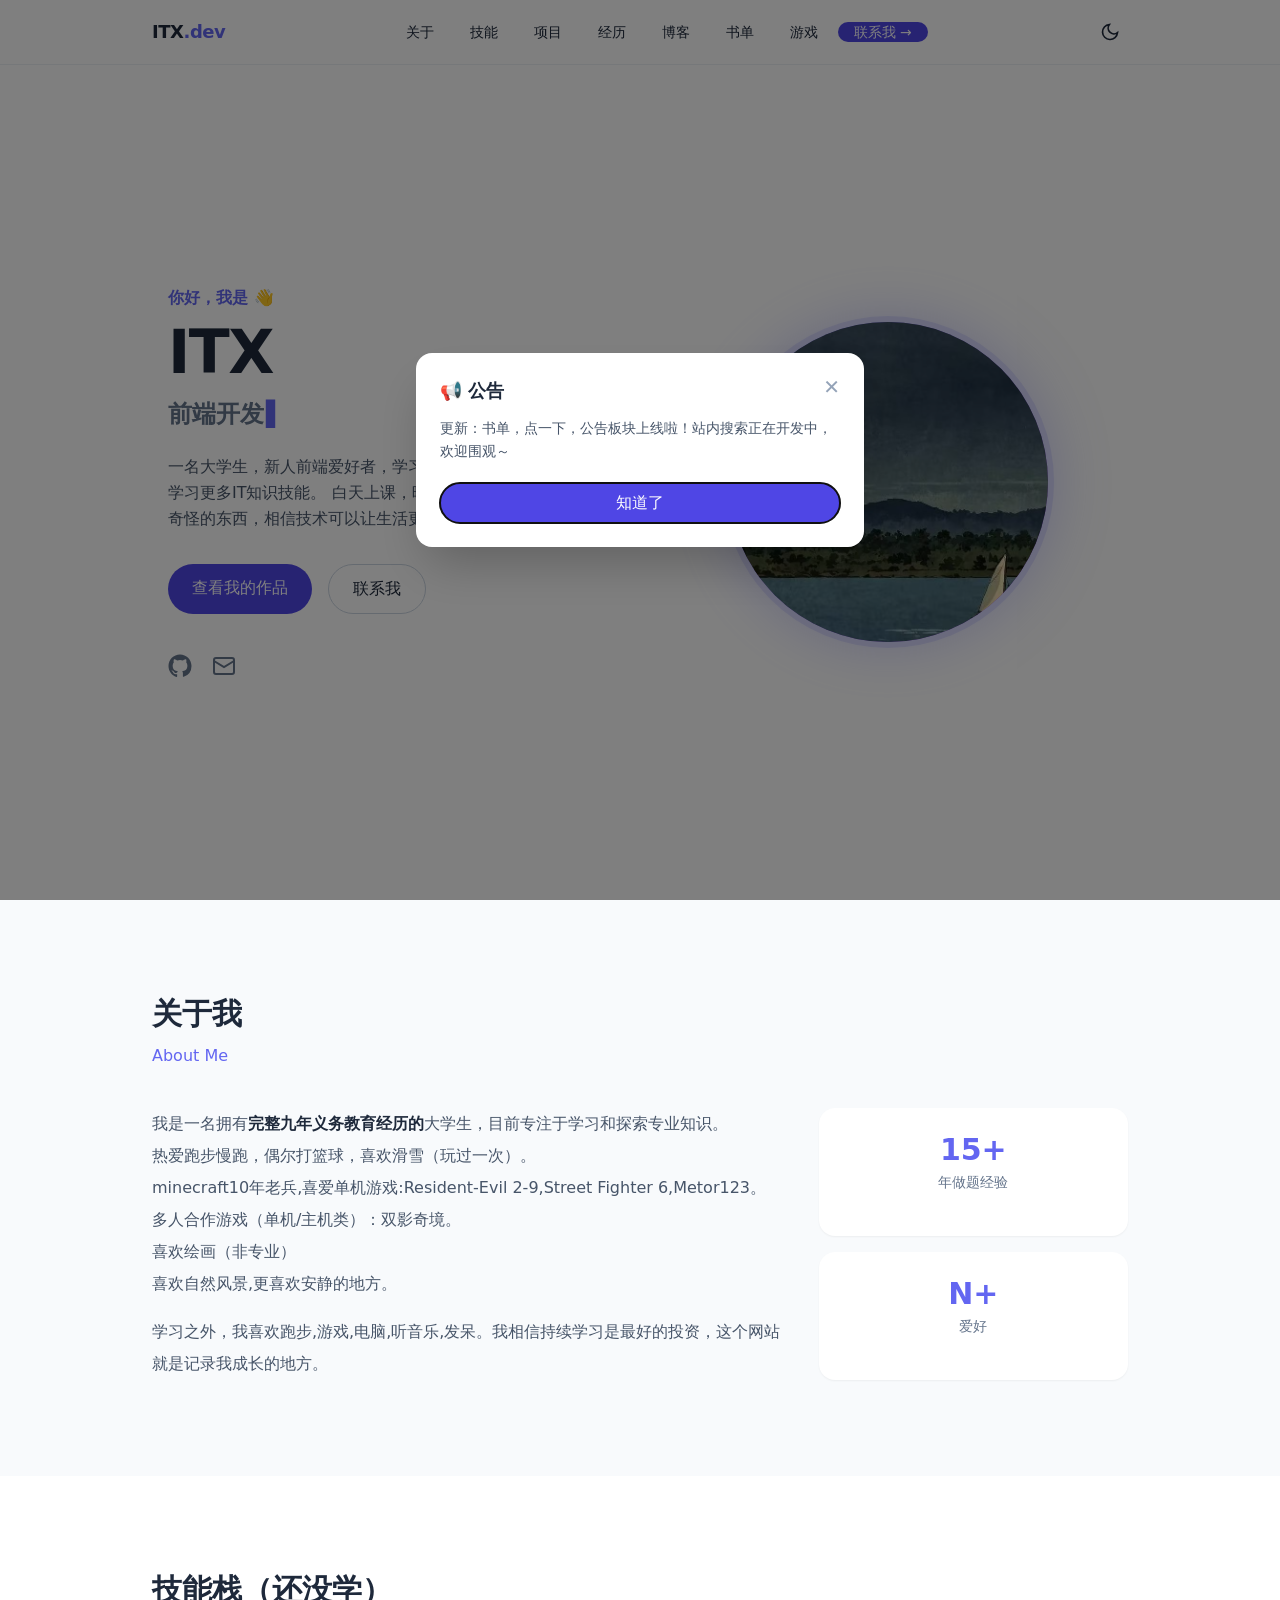
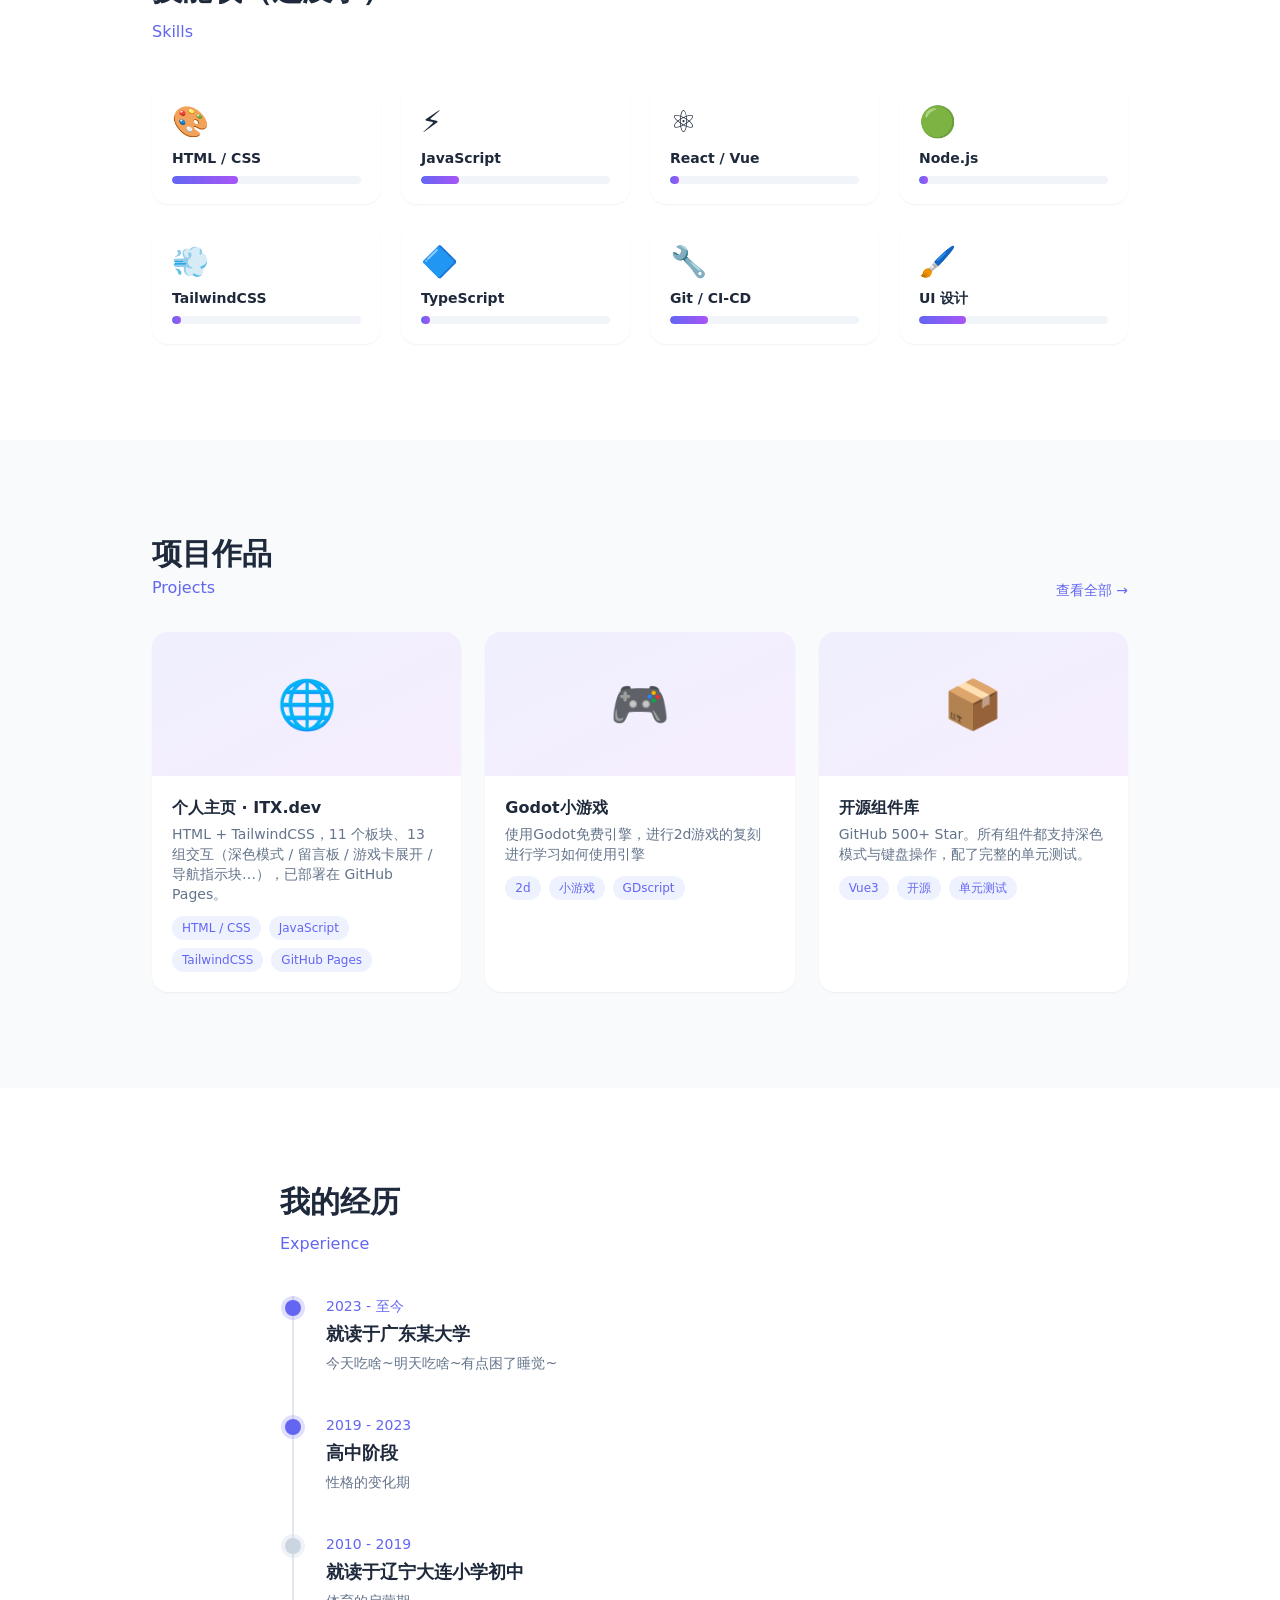
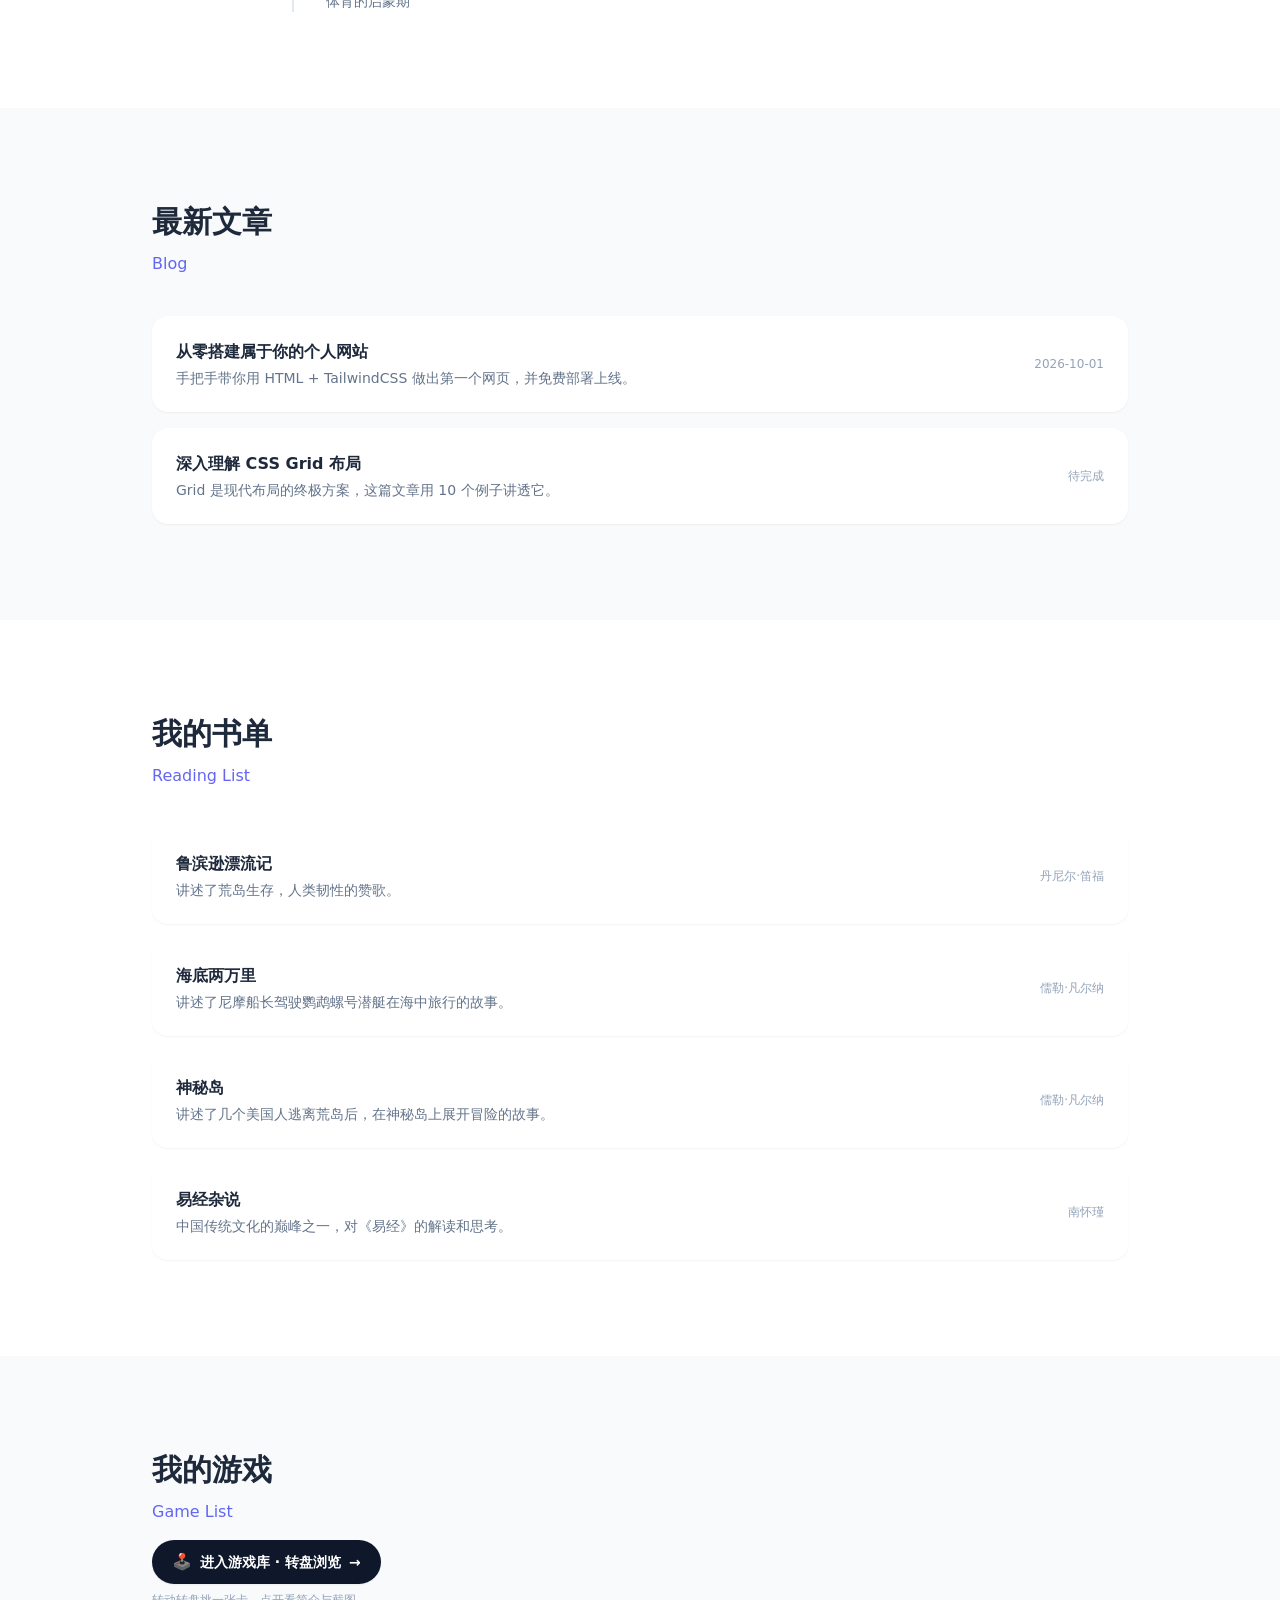
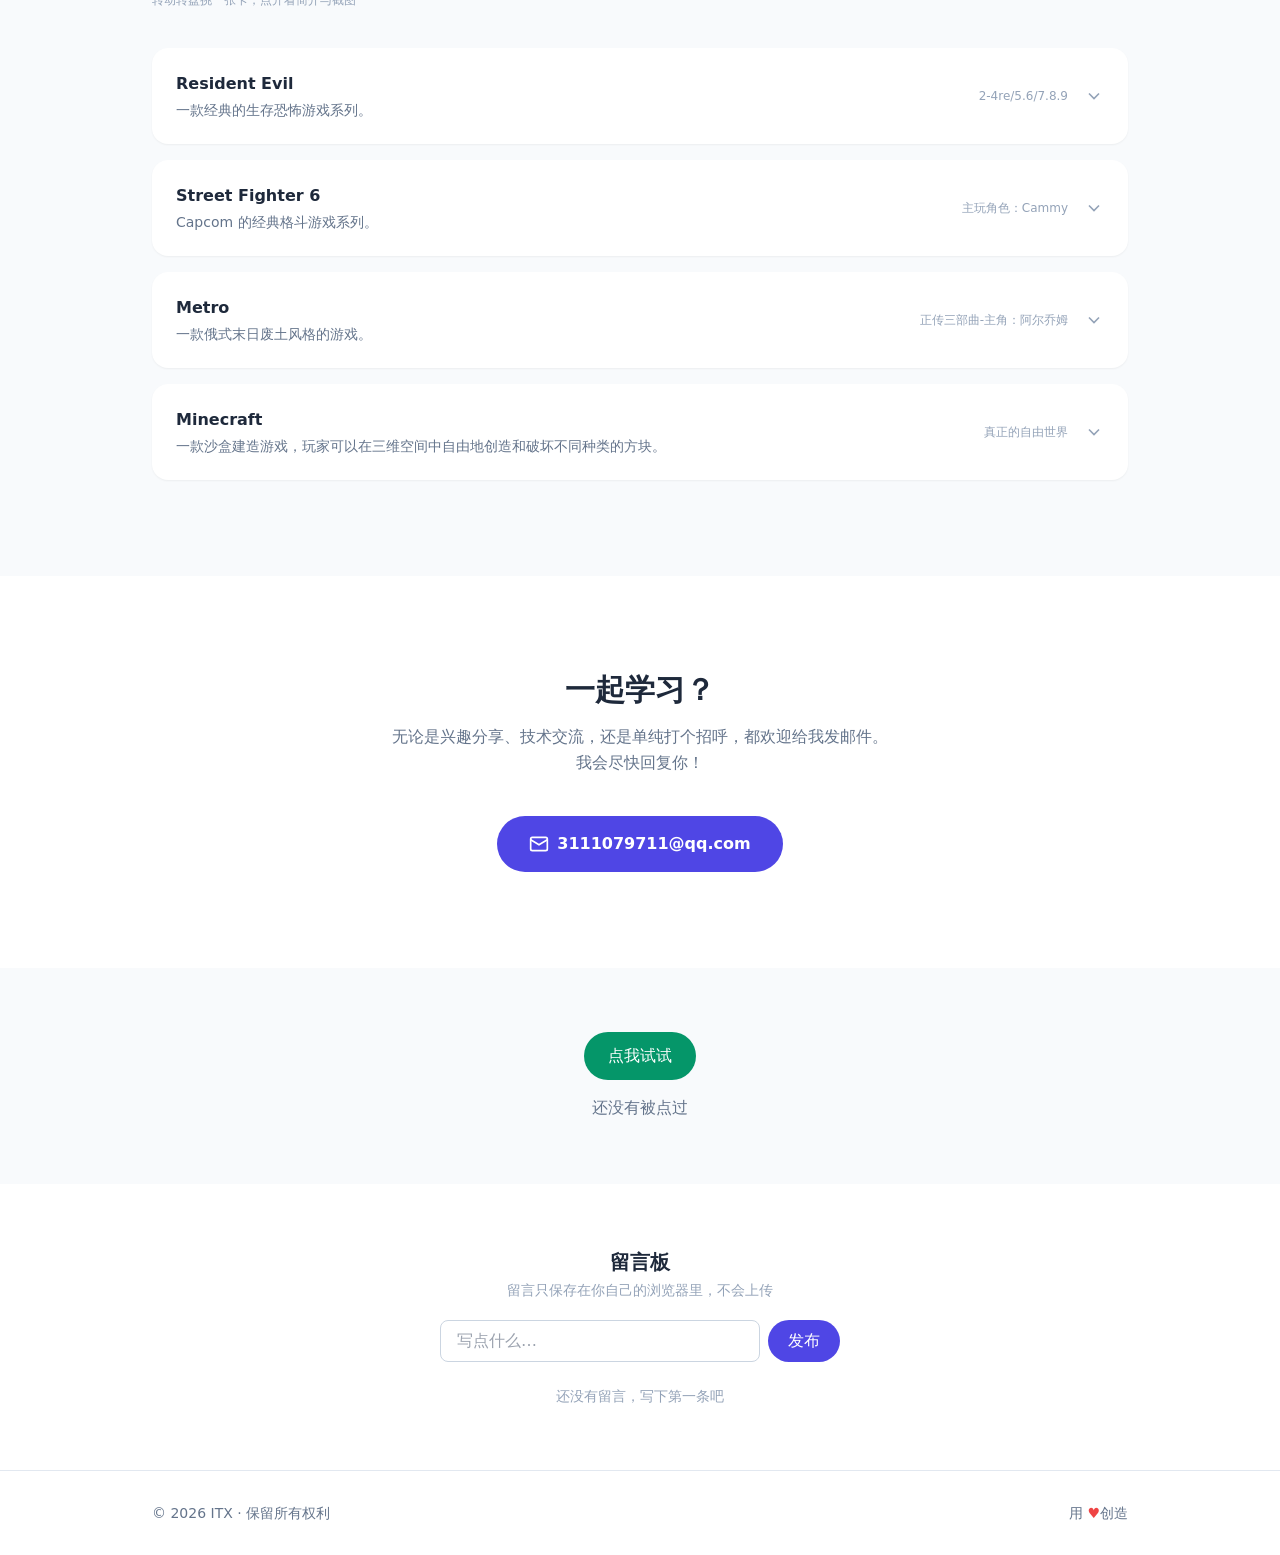
<file: index.html>
<!DOCTYPE html>
<html lang="zh-CN" class="scroll-smooth">
<head>
  <meta charset="UTF-8" />
  <meta name="viewport" content="width=device-width, initial-scale=1.0" />
  <title>ITX 的个人主页</title>
  <meta name="description" content="ITX —— 个人网页新人 / 游戏爱好者 / 终身学习者" />
  <!-- 本地 Tailwind 样式（预编译产物，20.8KB）
       新增从未用过的 Tailwind class 后需重建：双击 build-css.bat
       开发时想省事可双击 dev-watch.bat，改完自动重建 -->
  <link rel="stylesheet" href="styles.css">

  <!-- 【保持在 head】主题预加载：必须在页面渲染前执行，防止深色模式"白闪"，勿移动 -->
  <script>
    (function () {
      const saved = localStorage.getItem('theme');
      const dark = saved ? saved === 'dark'
                         : window.matchMedia('(prefers-color-scheme: dark)').matches;
      document.documentElement.classList.toggle('dark', dark);
    })();
  </script>

  <!-- 【已迁移】原内联 tailwind.config 已搬到 tailwind.config.js
       深色模式 / 字体配置在构建时已烧进 styles.css，这里不再需要 -->
  <style>
    /* 滚动进入动画：初始透明，加类后浮现 */
    .reveal { opacity: 0; transform: translateY(24px); transition: all .7s cubic-bezier(.22,.61,.36,1); }
    .reveal.visible { opacity: 1; transform: none; }
    /* 打字机光标 */
    .cursor-blink::after { content: '▌'; margin-left: 2px; animation: blink 1s step-start infinite; }
    @keyframes blink { 50% { opacity: 0; } }
    /* 头像光晕 */
    .glow { box-shadow: 0 0 0 6px rgba(99,102,241,.15), 0 0 60px rgba(99,102,241,.35); }
    /* 弹窗入场动画：从小到大浮现 */
    @keyframes modal-pop {
      from { opacity: 0; transform: scale(.92); }
      to   { opacity: 1; transform: scale(1); }
    }
    @keyframes fade {
      from { opacity: 0; }
      to   { opacity: 1; }
    }
    #notice-modal { animation: fade .2s ease-out; }
    #notice-modal > div { animation: modal-pop .25s ease-out; }
    /* 导航滑动指示块：平滑移动 + 激活项文字变白 */
    #navPill {
      transition: transform .3s cubic-bezier(.4, 0, .2, 1),
                  width .3s cubic-bezier(.4, 0, .2, 1),
                  opacity .2s ease;
    }
    #navList .nav-link.active,
    #navList .nav-link.active:hover { color: #fff; }

        /* 游戏卡片展开/收缩：0fr=高度0，1fr=内容自然高度 */
    .game-detail {
      display: grid;
      grid-template-rows: 0fr;
      transition: grid-template-rows .3s ease;
    }
    .game-card.open .game-detail { grid-template-rows: 1fr; }
    .game-detail > div { overflow: hidden; }
    .game-card.open .game-arrow { transform: rotate(180deg); }

       /* 锚点跳转阻挡*/
    html { scroll-padding-top: 5rem; }

    /* 【无障碍】系统开启「减少动态效果」时：关掉平滑滚动 / 浮现位移 / 光标闪烁 / 色块滑动 */
    @media (prefers-reduced-motion: reduce) {
      html { scroll-behavior: auto; }              /* 覆盖 <html class="scroll-smooth"> */
      .reveal { opacity: 1; transform: none; transition: none; }
      .cursor-blink::after { animation: none; }
      #navPill, .game-detail { transition: none; }
    }
  </style>
  <!-- 【兜底】禁用 JS 时：.reveal 初始是 opacity:0，没有 JS 给它加 .visible 就永远看不见内容 -->
  <noscript>
    <style>
      .reveal { opacity: 1 !important; transform: none !important; }
    </style>
  </noscript>
</head>
<body class="bg-white text-slate-800 dark:bg-slate-950 dark:text-slate-200 antialiased transition-colors duration-300">

  <!-- 【无障碍】跳到主内容：平时 sr-only 藏起来，键盘 Tab 第一下聚焦时滑出显示 -->
  <a href="#home" class="sr-only focus:not-sr-only focus:absolute focus:top-3 focus:left-3 focus:z-[70] focus:rounded-full focus:bg-indigo-600 focus:px-4 focus:py-2 focus:text-sm focus:text-white">
    跳到主内容
  </a>

  <!-- ===================== 导航栏 ===================== -->
  <header class="fixed top-0 inset-x-0 z-50 backdrop-blur-md bg-white/70 dark:bg-slate-950/70 border-b border-slate-200/60 dark:border-slate-800/60">

    <!-- 这是导航栏 -->
    <nav class="max-w-5xl mx-auto flex items-center justify-between px-6 h-16">
      <a href="#home" class="font-bold text-lg tracking-tight">ITX<span class="text-indigo-500">.dev</span></a>
      <ul id="navList" class="relative hidden md:flex items-center gap-1 text-sm font-medium">
        <li id="navPill" aria-hidden="true" class="pointer-events-none absolute left-0 top-0 h-full rounded-full bg-indigo-600 opacity-0"></li>
        <li><a class="nav-link relative z-[1] px-4 py-2 rounded-full hover:text-indigo-500 transition-colors" href="#about">关于</a></li>
        <li><a class="nav-link relative z-[1] px-4 py-2 rounded-full hover:text-indigo-500 transition-colors" href="#skills">技能</a></li>
        <li><a class="nav-link relative z-[1] px-4 py-2 rounded-full hover:text-indigo-500 transition-colors" href="#projects">项目</a></li>
        <li><a class="nav-link relative z-[1] px-4 py-2 rounded-full hover:text-indigo-500 transition-colors" href="#timeline">经历</a></li>
        <li><a class="nav-link relative z-[1] px-4 py-2 rounded-full hover:text-indigo-500 transition-colors" href="#blog">博客</a></li>
        <li><a class="nav-link relative z-[1] px-4 py-2 rounded-full hover:text-indigo-500 transition-colors" href="#books">书单</a></li>
        <li><a class="nav-link relative z-[1] px-4 py-2 rounded-full hover:text-indigo-500 transition-colors" href="#games">游戏</a></li>
        <li><a class="nav-link relative z-[1] px-4 py-2 rounded-full hover:text-indigo-500 transition-colors" href="#contact">联系我 →</a></li>
      </ul>

      <!-- 深色模式按钮 + 移动端菜单按钮 -->
      <div class="flex items-center gap-3">
        <button id="themeBtn" aria-label="切换深色模式" class="p-2 rounded-full hover:bg-slate-100 dark:hover:bg-slate-800 transition-colors">
          <svg id="iconSun" class="w-5 h-5 hidden" fill="none" stroke="currentColor" stroke-width="2" viewBox="0 0 24 24"><circle cx="12" cy="12" r="4"/><path d="M12 2v2m0 16v2M4.9 4.9l1.4 1.4m11.3 11.3 1.4 1.4M2 12h2m16 0h2M4.9 19.1l1.4-1.4m11.3-11.3 1.4-1.4"/></svg>
          <svg id="iconMoon" class="w-5 h-5" fill="none" stroke="currentColor" stroke-width="2" viewBox="0 0 24 24"><path d="M21 12.8A9 9 0 1 1 11.2 3a7 7 0 0 0 9.8 9.8Z"/></svg>
        </button>
        <button id="menuBtn" aria-label="打开菜单" class="md:hidden p-2 rounded-full hover:bg-slate-100 dark:hover:bg-slate-800">
          <svg class="w-6 h-6" fill="none" stroke="currentColor" stroke-width="2" viewBox="0 0 24 24"><path d="M4 6h16M4 12h16M4 18h16"/></svg>
        </button>
      </div>
    </nav>
    <!-- 移动端下拉菜单 -->
    <div id="mobileMenu" class="hidden md:hidden border-t border-slate-200 dark:border-slate-800 bg-white dark:bg-slate-950 px-6 py-4 space-y-3 text-sm font-medium">
      <a class="block hover:text-indigo-500" href="#about">关于</a>
      <a class="block hover:text-indigo-500" href="#skills">技能</a>
      <a class="block hover:text-indigo-500" href="#projects">项目</a>
      <a class="block hover:text-indigo-500" href="#timeline">经历</a>
      <a class="block hover:text-indigo-500" href="#blog">博客</a>
      <a class="block hover:text-indigo-500" href="#books">书单</a>
      <a class="block hover:text-indigo-500" href="#games">游戏</a>
      <a class="block text-indigo-500" href="#contact">联系我 →</a>
    </div>
  </header>

  <!-- ===================== 公告模态框 ===================== -->
  <div id="notice-modal" class="fixed inset-0 z-[60] flex items-center justify-center bg-black/50" role="dialog" aria-modal="true" aria-labelledby="notice-title">
  <div class="mx-4 w-full max-w-md rounded-2xl bg-white p-6 shadow-2xl dark:bg-slate-900">
    <div class="flex items-start justify-between gap-4">
      <h3 id="notice-title" class="text-lg font-bold">📢 公告</h3>
      <button id="notice-close" class="text-xl leading-none text-slate-400 hover:text-slate-600">✕</button>
    </div>
    <p class="mt-3 text-sm leading-relaxed text-slate-600 dark:text-slate-300">
      更新：书单，点一下，公告板块上线啦！站内搜索正在开发中，欢迎围观～
    </p>
    <button id="notice-ok" class="mt-5 w-full rounded-full bg-indigo-600 py-2 text-white hover:bg-indigo-500 transition-colors">
      知道了
    </button>
  </div>
</div>

  <!-- ===================== Hero 首屏 ===================== -->
  <section id="home" class="min-h-screen flex items-center pt-16">
    <!-- 这是首屏区 -->
    <div class="max-w-5xl mx-auto px-6 grid md:grid-cols-2 gap-12 items-center">
      <div>
        <p class="text-indigo-500 font-semibold mb-3">你好，我是 👋</p>
        <h1 class="text-4xl md:text-6xl font-extrabold tracking-tight mb-4">ITX</h1>
        <h2 class="text-xl md:text-2xl font-semibold text-slate-500 dark:text-slate-400 mb-6">
          <span id="typed"></span><span class="cursor-blink text-indigo-500"></span>
        </h2>
        <p class="leading-relaxed text-slate-600 dark:text-slate-400 mb-8 max-w-md">
          一名大学生，新人前端爱好者，学习使用AI进行制作网站，希望学习更多IT知识技能。
          白天上课，晚上学习，兴趣是研究一些奇怪的东西，相信技术可以让生活更美好。
        </p>
        <div class="flex flex-wrap gap-4">
          <a href="#projects" class="px-6 py-3 rounded-full bg-indigo-600 text-white font-medium hover:bg-indigo-500 hover:shadow-lg hover:shadow-indigo-500/30 transition-all">查看我的作品</a>
          <a href="#contact" class="px-6 py-3 rounded-full border border-slate-300 dark:border-slate-700 font-medium hover:border-indigo-500 hover:text-indigo-500 transition-colors">联系我</a>
        </div>
        <!-- 社交链接 -->
        <div class="flex gap-5 mt-10 text-slate-500">
          <a href="https://github.com/" target="_blank" rel="noopener" class="hover:text-indigo-500 transition-colors" aria-label="GitHub">
            <svg class="w-6 h-6" fill="currentColor" viewBox="0 0 24 24"><path d="M12 .5C5.65.5.5 5.65.5 12c0 5.08 3.29 9.39 7.86 10.91.58.1.79-.25.79-.55v-2.15c-3.2.7-3.87-1.36-3.87-1.36-.52-1.33-1.28-1.68-1.28-1.68-1.04-.71.08-.7.08-.7 1.15.08 1.76 1.19 1.76 1.19 1.03 1.75 2.69 1.25 3.34.95.1-.74.4-1.25.72-1.53-2.55-.29-5.23-1.28-5.23-5.68 0-1.26.45-2.28 1.19-3.09-.12-.29-.52-1.46.11-3.05 0 0 .97-.31 3.17 1.18a11 11 0 0 1 5.78 0c2.2-1.49 3.16-1.18 3.16-1.18.63 1.59.24 2.76.12 3.05.74.81 1.19 1.83 1.19 3.09 0 4.41-2.69 5.38-5.25 5.67.41.35.77 1.04.77 2.1v3.12c0 .3.21.66.8.55A11.51 11.51 0 0 0 23.5 12C23.5 5.65 18.35.5 12 .5Z"/></svg>
          </a>
          
          <a href="mailto:3111079711@qq.com" class="hover:text-indigo-500 transition-colors" aria-label="邮箱">
            <svg class="w-6 h-6" fill="none" stroke="currentColor" stroke-width="2" viewBox="0 0 24 24"><rect x="2" y="4" width="20" height="16" rx="2"/><path d="m2 7 10 6 10-6"/></svg>
          </a>
        </div>
      </div>
      <!-- 头像：没放照片时显示 TX 字母，放了 images/avatar.jpg 会自动切换成照片 -->
      <div class="flex justify-center">
        <div class="w-64 h-64 md:w-80 md:h-80 rounded-full glow overflow-hidden bg-gradient-to-br from-indigo-500 to-purple-600 flex items-center justify-center">
          <!-- 兜底：字母头像（默认显示） -->
          <span id="avatar-fallback" class="text-7xl md:text-8xl font-extrabold text-white select-none">TX</span>
          <!-- 真实头像：初始 hidden，由第 13 节脚本确认图片能加载后才显示，不会出现破图 -->
          <img id="avatar-img" src="images/avatar.jpg" alt="ITX 的头像" class="hidden w-full h-full object-cover">
        </div>
      </div>
    </div>
  </section>

  <!-- ===================== 关于我 ===================== -->
  <section id="about" class="py-24 bg-slate-50 dark:bg-slate-900/50">
    <!-- 这是关于我 -->
    <div class="max-w-5xl mx-auto px-6">
      <h2 class="reveal text-3xl font-bold mb-3">关于我</h2>
      <p class="reveal text-indigo-500 font-medium mb-10">About Me</p>
      <div class="grid md:grid-cols-3 gap-6">
        <div class="reveal md:col-span-2 leading-loose text-slate-600 dark:text-slate-400">
          <p>我是一名拥有<strong class="text-slate-800 dark:text-slate-200">完整九年义务教育经历的</strong>大学生，目前专注于学习和探索专业知识。</p>
          <ul>
            <li>热爱跑步慢跑，偶尔打篮球，喜欢滑雪（玩过一次）。</li>
            <li>minecraft10年老兵,喜爱单机游戏:Resident-Evil 2-9,Street Fighter 6,Metor123。</li>
            <li>多人合作游戏（单机/主机类）：双影奇境。</li>
            <li>喜欢绘画（非专业）</li>
            <li>喜欢自然风景,更喜欢安静的地方。</li>
          </ul>
          <!-- 我的爱好清单 -->
          <p class="mt-4">学习之外，我喜欢跑步,游戏,电脑,听音乐,发呆。我相信持续学习是最好的投资，这个网站就是记录我成长的地方。</p>
        </div>
        <div class="reveal grid grid-cols-2 md:grid-cols-1 gap-4 text-center">
          <div class="rounded-2xl bg-white dark:bg-slate-900 p-6 shadow-sm">
            <p class="text-3xl font-extrabold text-indigo-500">15+</p><p class="text-sm text-slate-500 mt-1">年做题经验</p>
          </div>
          <div class="rounded-2xl bg-white dark:bg-slate-900 p-6 shadow-sm">
            <p class="text-3xl font-extrabold text-indigo-500">N+</p><p class="text-sm text-slate-500 mt-1">爱好</p>
          </div>
        </div>
      </div>
    </div>
  </section>

  <!-- ===================== 技能 ===================== -->
  <section id="skills" class="py-24">
    <!-- 这是技能区 -->
    <div class="max-w-5xl mx-auto px-6">
      <h2 class="reveal text-3xl font-bold mb-3">技能栈（还没学）</h2>
      <p class="reveal text-indigo-500 font-medium mb-10">Skills</p>
      <div class="grid sm:grid-cols-2 lg:grid-cols-4 gap-5" id="skillGrid"><!-- JS 渲染 --></div>
    </div>
  </section>

  <!-- ===================== 项目作品 ===================== -->
  <section id="projects" class="py-24 bg-slate-50 dark:bg-slate-900/50">
    <!-- 这是项目作品区 -->
    <div class="max-w-5xl mx-auto px-6">
      <div class="reveal flex items-end justify-between gap-4 mb-3">
        <div>
          <h2 class="text-3xl font-bold">项目作品</h2>
          <p class="text-indigo-500 font-medium mt-1">Projects</p>
        </div>
        <!-- 入口：点这里跳到独立的 projects.html -->
        <a href="projects.html"
           class="shrink-0 inline-flex items-center gap-1 text-sm font-medium text-indigo-500 hover:text-indigo-600 transition-colors">
          查看全部 →
        </a>
      </div>
      <div class="grid md:grid-cols-2 lg:grid-cols-3 gap-6 mt-8" id="projectGrid"><!-- JS 渲染 --></div>
    </div>
  </section>

  <!-- ===================== 经历时间线 ===================== -->
  <section id="timeline" class="py-24">
    <!-- 这是经历时间线区 -->
    <div class="max-w-3xl mx-auto px-6">
      <h2 class="reveal text-3xl font-bold mb-3">我的经历</h2>
      <p class="reveal text-indigo-500 font-medium mb-10">Experience</p>
      <ol class="relative border-l-2 border-slate-200 dark:border-slate-800 ml-3 space-y-10">
        <li class="reveal pl-8 relative">
          <span class="absolute -left-[9px] top-1 w-4 h-4 rounded-full bg-indigo-500 ring-4 ring-indigo-500/20"></span>
          <p class="text-sm text-indigo-500 font-medium mb-1">2023 - 至今</p>
          <h3 class="font-bold text-lg">就读于广东某大学</h3>
          <p class="text-slate-500 dark:text-slate-400 mt-1 text-sm leading-relaxed">今天吃啥~明天吃啥~有点困了睡觉~</p>
        </li>
        <li class="reveal pl-8 relative">
          <span class="absolute -left-[9px] top-1 w-4 h-4 rounded-full bg-indigo-500 ring-4 ring-indigo-500/20"></span>
          <p class="text-sm text-indigo-500 font-medium mb-1">2019 - 2023</p>
          <h3 class="font-bold text-lg">高中阶段</h3>
          <p class="text-slate-500 dark:text-slate-400 mt-1 text-sm leading-relaxed">性格的变化期</p>
        </li>
        <li class="reveal pl-8 relative">
          <span class="absolute -left-[9px] top-1 w-4 h-4 rounded-full bg-slate-300 dark:bg-slate-700 ring-4 ring-slate-300/30"></span>
          <p class="text-sm text-indigo-500 font-medium mb-1">2010 - 2019</p>
          <h3 class="font-bold text-lg">就读于辽宁大连小学初中</h3>
          <p class="text-slate-500 dark:text-slate-400 mt-1 text-sm leading-relaxed">体育的启蒙期</p>
        </li>
      </ol>
    </div>
  </section>

  <!-- ===================== 博客 ===================== -->
  <section id="blog" class="py-24 bg-slate-50 dark:bg-slate-900/50">
    <!-- 这是博客列表区 -->
    <div class="max-w-5xl mx-auto px-6">
      <h2 class="reveal text-3xl font-bold mb-3">最新文章</h2>
      <p class="reveal text-indigo-500 font-medium mb-10">Blog</p>
      <div class="space-y-4">
        <a href="#" class="reveal block group rounded-2xl bg-white dark:bg-slate-900 p-6 shadow-sm hover:shadow-md hover:-translate-y-0.5 transition-all">
          <div class="flex items-center justify-between gap-4">
            <div>
              <h3 class="font-bold group-hover:text-indigo-500 transition-colors">从零搭建属于你的个人网站</h3>
              <p class="text-sm text-slate-500 mt-1">手把手带你用 HTML + TailwindCSS 做出第一个网页，并免费部署上线。</p>
            </div>
            <span class="text-xs text-slate-400 shrink-0">2026-10-01</span>
          </div>
        </a>
        <a href="#" class="reveal block group rounded-2xl bg-white dark:bg-slate-900 p-6 shadow-sm hover:shadow-md hover:-translate-y-0.5 transition-all">
          <div class="flex items-center justify-between gap-4">
            <div>
              <h3 class="font-bold group-hover:text-indigo-500 transition-colors">深入理解 CSS Grid 布局</h3>
              <p class="text-sm text-slate-500 mt-1">Grid 是现代布局的终极方案，这篇文章用 10 个例子讲透它。</p>
            </div>
            <span class="text-xs text-slate-400 shrink-0">待完成</span>
          </div>
        </a>
      </div>
    </div>
  </section>

  <!-- ===================== 书单 ===================== -->
   <section id="books" class="py-24">
    <!-- 这是书单区 -->
    <div class="max-w-5xl mx-auto px-6">
      <h2 class="reveal text-3xl font-bold mb-3">我的书单</h2>
      <p class="reveal text-indigo-500 font-medium mb-10">Reading List</p>
      <div class="space-y-4">
        <article class="reveal rounded-2xl bg-white dark:bg-slate-900 p-6 shadow-sm hover:shadow-md transition-shadow">
          <div class="flex items-center justify-between gap-4">
            <div>
              <h3 class="font-bold">鲁滨逊漂流记</h3>
              <p class="text-sm text-slate-500 mt-1">讲述了荒岛生存，人类韧性的赞歌。</p>
            </div>
            <span class="text-xs text-slate-400 shrink-0">丹尼尔·笛福</span>
          </div>
        </article>
        <article class="reveal rounded-2xl bg-white dark:bg-slate-900 p-6 shadow-sm hover:shadow-md transition-shadow">
          <div class="flex items-center justify-between gap-4">
            <div>
              <h3 class="font-bold">海底两万里</h3>
              <p class="text-sm text-slate-500 mt-1">讲述了尼摩船长驾驶鹦鹉螺号潜艇在海中旅行的故事。</p>
            </div>
            <span class="text-xs text-slate-400 shrink-0">儒勒·凡尔纳</span>
          </div>
        </article>
        <article class="reveal rounded-2xl bg-white dark:bg-slate-900 p-6 shadow-sm hover:shadow-md transition-shadow">
          <div class="flex items-center justify-between gap-4">
            <div>
              <h3 class="font-bold">神秘岛</h3>
              <p class="text-sm text-slate-500 mt-1">讲述了几个美国人逃离荒岛后，在神秘岛上展开冒险的故事。</p>
            </div>
            <span class="text-xs text-slate-400 shrink-0">儒勒·凡尔纳</span>
          </div>
        </article>
        <article class="reveal rounded-2xl bg-white dark:bg-slate-900 p-6 shadow-sm hover:shadow-md transition-shadow">
          <div class="flex items-center justify-between gap-4">
            <div>
              <h3 class="font-bold">易经杂说</h3>
              <p class="text-sm text-slate-500 mt-1">中国传统文化的巅峰之一，对《易经》的解读和思考。</p>
            </div>
            <span class="text-xs text-slate-400 shrink-0">南怀瑾</span>
          </div>
        </article>
      </div>
  </section>

  <!-- ===================== 游戏 ===================== -->
  <section id="games" class="py-24 bg-slate-50 dark:bg-slate-900/50">
    <!-- 这是游戏区 -->
    <div class="max-w-5xl mx-auto px-6">
      <h2 class="reveal text-3xl font-bold mb-3">我的游戏</h2>
      <p class="reveal text-indigo-500 font-medium mb-4">Game List</p>

      <!-- ↓ 游戏二级页面入口：3D 转盘卡片 + 截图浏览（games.html） -->
      <div class="reveal mb-10">
        <a href="games.html"
           class="group inline-flex items-center gap-2 px-5 py-2.5 rounded-full text-sm font-semibold
                  text-white bg-slate-900 hover:bg-slate-800 dark:bg-slate-800 dark:hover:bg-slate-700
                  shadow-sm hover:shadow-lg hover:-translate-y-0.5 transition-all">
          <span class="text-base">🕹️</span>
          进入游戏库 · 转盘浏览
          <span class="inline-block transition-transform group-hover:translate-x-1">→</span>
        </a>
        <p class="text-xs text-slate-400 dark:text-slate-500 mt-2">转动转盘挑一张卡，点开看简介与截图</p>
      </div>

  <div class="space-y-4">

    <!-- ===== 游戏 1：Resident Evil ===== -->
    <article class="reveal game-card rounded-2xl bg-white dark:bg-slate-900 shadow-sm hover:shadow-md transition-shadow overflow-hidden">
      <button class="game-head w-full text-left p-6 flex items-center justify-between gap-4" aria-expanded="false">
        <div class="flex-1">
          <h3 class="font-bold">Resident Evil</h3>
          <p class="text-sm text-slate-500 mt-1">一款经典的生存恐怖游戏系列。</p>
        </div>
        <span class="text-xs text-slate-400 shrink-0">2-4re/5.6/7.8.9</span>
        <svg class="game-arrow w-5 h-5 text-slate-400 shrink-0 transition-transform duration-300" fill="none" stroke="currentColor" stroke-width="2" viewBox="0 0 24 24"><path d="m6 9 6 6 6-6"/></svg>
      </button>
      <div class="game-detail">
        <div>
          <div class="px-6 pb-6 -mt-1">
            <p class="text-sm leading-relaxed text-slate-600 dark:text-slate-400">
              卡普空的生存恐怖招牌系列。从 1996 年洋馆事件开始，围绕生化病毒、保护伞公司与多代主角展开。
              系列在"恐怖"与"动作"之间反复摇摆，每一代都是一次方向实验——正因如此，每一代都有忠实拥趸。
            </p>
            <div class="grid grid-cols-3 gap-2 mt-4 text-center">
              <div class="rounded-xl bg-slate-100 dark:bg-slate-800/60 p-3">
                <p class="text-xs text-slate-400">入坑年份</p>
                <p class="text-sm font-semibold mt-1">2023</p>
              </div>
              <div class="rounded-xl bg-slate-100 dark:bg-slate-800/60 p-3">
                <p class="text-xs text-slate-400">最推荐</p>
                <p class="text-sm font-semibold mt-1">RE4 重制</p>
              </div>
              <div class="rounded-xl bg-slate-100 dark:bg-slate-800/60 p-3">
                <p class="text-xs text-slate-400">最喜欢的角色</p>
                <p class="text-sm font-semibold mt-1">里昂·斯科特·肯尼迪</p>
              </div>
            </div>
            <div class="grid sm:grid-cols-2 gap-3 mt-4">
                            <div class="w-full h-40 rounded-xl bg-slate-200 dark:bg-slate-800 overflow-hidden">
                <img src="images/RE-1.jpg" alt="《生化危机》游戏截图" loading="lazy" class="w-full h-40 object-contain">
              </div>
                            <div class="w-full h-40 rounded-xl bg-slate-200 dark:bg-slate-800 overflow-hidden">
                <img src="images/RE-2.jpg" alt="《生化危机》游戏截图" loading="lazy" class="w-full h-40 object-contain">
              </div>

            </div>
          </div>
        </div>
      </div>
    </article>

    <!-- ===== 游戏 2：Street Fighter 6 ===== -->
    <article class="reveal game-card rounded-2xl bg-white dark:bg-slate-900 shadow-sm hover:shadow-md transition-shadow overflow-hidden">
      <button class="game-head w-full text-left p-6 flex items-center justify-between gap-4" aria-expanded="false">
        <div class="flex-1">
          <h3 class="font-bold">Street Fighter 6</h3>
          <p class="text-sm text-slate-500 mt-1">Capcom 的经典格斗游戏系列。</p>
        </div>
        <span class="text-xs text-slate-400 shrink-0">主玩角色：Cammy</span>
        <svg class="game-arrow w-5 h-5 text-slate-400 shrink-0 transition-transform duration-300" fill="none" stroke="currentColor" stroke-width="2" viewBox="0 0 24 24"><path d="m6 9 6 6 6-6"/></svg>
      </button>
      <div class="game-detail">
        <div>
          <div class="px-6 pb-6 -mt-1">
            <p class="text-sm leading-relaxed text-slate-600 dark:text-slate-400">
              格斗游戏正统续作。新加入的"现代操作模式"让新手能快速打出一套连招，而 Drive 系统又给高手留足了深度。
              主玩 Cammy——她的快速接近压制打法最对我的节奏。
            </p>
            <div class="grid grid-cols-3 gap-2 mt-4 text-center">
              <div class="rounded-xl bg-slate-100 dark:bg-slate-800/60 p-3">
                <p class="text-xs text-slate-400">主玩角色</p>
                <p class="text-sm font-semibold mt-1">Cammy</p>
              </div>
              <div class="rounded-xl bg-slate-100 dark:bg-slate-800/60 p-3">
                <p class="text-xs text-slate-400">常用模式</p>
                <p class="text-sm font-semibold mt-1">经典模式</p>
              </div>
              <div class="rounded-xl bg-slate-100 dark:bg-slate-800/60 p-3">
                <p class="text-xs text-slate-400">练习方式</p>
                <p class="text-sm font-semibold mt-1">训练场</p>
              </div>
            </div>
            <div class="grid sm:grid-cols-2 gap-3 mt-4">
                            <div class="w-full h-40 rounded-xl bg-slate-200 dark:bg-slate-800 overflow-hidden">
                <img src="images/SF6-1.jpg" alt="《SF6》游戏截图" loading="lazy" class="w-full h-40 object-contain">
              </div>

              <div class="w-full h-40 rounded-xl bg-slate-200 dark:bg-slate-800 overflow-hidden">
                <img src="images/SF6-2.jpg" alt="《SF6》游戏截图" loading="lazy" class="w-full h-40 object-contain">
              </div>
            </div>
          </div>
        </div>
      </div>
    </article>

    <!-- ===== 游戏 3：Metro ===== -->
    <article class="reveal game-card rounded-2xl bg-white dark:bg-slate-900 shadow-sm hover:shadow-md transition-shadow overflow-hidden">
      <button class="game-head w-full text-left p-6 flex items-center justify-between gap-4" aria-expanded="false">
        <div class="flex-1">
          <h3 class="font-bold">Metro</h3>
          <p class="text-sm text-slate-500 mt-1">一款俄式末日废土风格的游戏。</p>
        </div>
        <span class="text-xs text-slate-400 shrink-0">正传三部曲-主角：阿尔乔姆</span>
        <svg class="game-arrow w-5 h-5 text-slate-400 shrink-0 transition-transform duration-300" fill="none" stroke="currentColor" stroke-width="2" viewBox="0 0 24 24"><path d="m6 9 6 6 6-6"/></svg>
      </button>
      <div class="game-detail">
        <div>
          <div class="px-6 pb-6 -mt-1">
            <p class="text-sm leading-relaxed text-slate-600 dark:text-slate-400">
              改编自同名小说的末日废土 FPS。核战后的莫斯科，人类残存在地铁隧道里，地表是辐射与变异生物。
              跟着阿尔乔姆从 2033 一路走到离去——最难忘的始终是第一次踏出隧道、戴上防毒面具看地表的那一刻。
            </p>
            <div class="grid grid-cols-3 gap-2 mt-4 text-center">
              <div class="rounded-xl bg-slate-100 dark:bg-slate-800/60 p-3">
                <p class="text-xs text-slate-400">三部曲</p>
                <p class="text-sm font-semibold mt-1">2033 / 最后曙光 / 离去</p>
              </div>
              <div class="rounded-xl bg-slate-100 dark:bg-slate-800/60 p-3">
                <p class="text-xs text-slate-400">主角</p>
                <p class="text-sm font-semibold mt-1">阿尔乔姆</p>
              </div>
              <div class="rounded-xl bg-slate-100 dark:bg-slate-800/60 p-3">
                <p class="text-xs text-slate-400">最难忘</p>
                <p class="text-sm font-semibold mt-1">首次上地表</p>
              </div>
            </div>
            <div class="grid sm:grid-cols-2 gap-3 mt-4">
                            <div class="w-full h-40 rounded-xl bg-slate-200 dark:bg-slate-800 overflow-hidden">
                <img src="images/MTD-1.jpg" alt="《Metro》游戏截图" loading="lazy" class="w-full h-40 object-contain">
              </div>
                            <div class="w-full h-40 rounded-xl bg-slate-200 dark:bg-slate-800 overflow-hidden">
                <img src="images/MTD-2.jpg" alt="《Metro》游戏截图" loading="lazy" class="w-full h-40 object-contain">
              </div>

            </div>
          </div>
        </div>
      </div>
    </article>

    <!-- ===== 游戏 4：Minecraft ===== -->
    <article class="reveal game-card rounded-2xl bg-white dark:bg-slate-900 shadow-sm hover:shadow-md transition-shadow overflow-hidden">
      <button class="game-head w-full text-left p-6 flex items-center justify-between gap-4" aria-expanded="false">
        <div class="flex-1">
          <h3 class="font-bold">Minecraft</h3>
          <p class="text-sm text-slate-500 mt-1">一款沙盒建造游戏，玩家可以在三维空间中自由地创造和破坏不同种类的方块。</p>
        </div>
        <span class="text-xs text-slate-400 shrink-0">真正的自由世界</span>
        <svg class="game-arrow w-5 h-5 text-slate-400 shrink-0 transition-transform duration-300" fill="none" stroke="currentColor" stroke-width="2" viewBox="0 0 24 24"><path d="m6 9 6 6 6-6"/></svg>
      </button>
      <div class="game-detail">
        <div>
          <div class="px-6 pb-6 -mt-1">
            <p class="text-sm leading-relaxed text-slate-600 dark:text-slate-400">
              十年老兵。从生存模式的第一个夜晚，到后来的红石机械与大型建筑，它给我的从来不只是游戏——
              而是一个"想造什么就造什么"的世界。第一次挖到钻石的那个坐标，我到现在还记得。
            </p>
            <div class="grid grid-cols-3 gap-2 mt-4 text-center">
              <div class="rounded-xl bg-slate-100 dark:bg-slate-800/60 p-3">
                <p class="text-xs text-slate-400">游玩年限</p>
                <p class="text-sm font-semibold mt-1">10 年</p>
              </div>
              <div class="rounded-xl bg-slate-100 dark:bg-slate-800/60 p-3">
                <p class="text-xs text-slate-400">最爱模式</p>
                <p class="text-sm font-semibold mt-1">生存 + 红石</p>
              </div>
              <div class="rounded-xl bg-slate-100 dark:bg-slate-800/60 p-3">
                <p class="text-xs text-slate-400">代表记忆</p>
                <p class="text-sm font-semibold mt-1">首次挖到钻石</p>
              </div>
            </div>
            <div class="grid sm:grid-cols-2 gap-3 mt-4">
              <div class="w-full h-40 rounded-xl bg-slate-200 dark:bg-slate-800 overflow-hidden">
                <img src="images/MC-1.jpg" alt="《Minecraft》游戏截图" loading="lazy" class="w-full h-40 object-contain">
              </div>

              <div class="w-full h-40 rounded-xl bg-slate-200 dark:bg-slate-800 overflow-hidden">
                <img src="images/MC-2.jpg" alt="《Minecraft》游戏截图" loading="lazy" class="w-full h-40 object-contain">
              </div>

            </div>
          </div>
        </div>
      </div>
    </article>

  </div>
</div>

  </section>

  <!-- ===================== 联系我 ===================== -->
  <section id="contact" class="py-24">
    <!-- 这是联系我区 -->
    <div class="max-w-3xl mx-auto px-6 text-center reveal">
      <h2 class="text-3xl font-bold mb-4">一起学习？</h2>
      <p class="text-slate-500 dark:text-slate-400 mb-10 leading-relaxed">
        无论是兴趣分享、技术交流，还是单纯打个招呼，都欢迎给我发邮件。<br />我会尽快回复你！
      </p>
      <a href="mailto:3111079711@qq.com"
         class="inline-flex items-center gap-2 px-8 py-4 rounded-full bg-indigo-600 text-white font-semibold hover:bg-indigo-500 hover:shadow-lg hover:shadow-indigo-500/40 transition-all">
        <svg class="w-5 h-5" fill="none" stroke="currentColor" stroke-width="2" viewBox="0 0 24 24"><rect x="2" y="4" width="20" height="16" rx="2"/><path d="m2 7 10 6 10-6"/></svg>
        3111079711@qq.com
      </a>
    </div>
  </section>

  <!-- ===================== 点击 ===================== -->
  <section class="py-16 text-center bg-slate-50 dark:bg-slate-900/50">
    <button id="magic-btn" class="px-6 py-3 rounded-full bg-emerald-600 text-white font-medium hover:bg-emerald-500 transition-colors">
      点我试试
    </button>
    <p id="magic-text" class="mt-4 text-slate-500">还没有被点过</p>
    <button id="magic-reset" class="mt-2 hidden text-xs text-slate-400 underline-offset-2 hover:text-indigo-500 hover:underline">重置计数</button>
  </section>

  <!-- ===================== 留言板 ===================== -->
  <section class="py-16" aria-labelledby="msg-title">
    <div class="max-w-md mx-auto px-6">
      <h2 id="msg-title" class="text-xl font-bold mb-1 text-center">留言板</h2>
      <p class="text-center text-sm text-slate-400 mb-5">留言只保存在你自己的浏览器里，不会上传</p>
      <div class="flex gap-2">
        <input id="msg-input" type="text" maxlength="100" placeholder="写点什么…" aria-label="留言内容"
               class="flex-1 px-4 py-2 rounded-lg border border-slate-300 dark:border-slate-700 bg-white dark:bg-slate-900 focus:outline-none focus:ring-2 focus:ring-indigo-500 transition-all">
        <button id="msg-btn" class="px-5 py-2 rounded-full bg-indigo-600 text-white font-medium hover:bg-indigo-500 transition-colors">发布</button>
      </div>
      <ul id="msg-list" class="mt-6 space-y-2"></ul>
      <p id="msg-empty" class="mt-4 text-sm text-slate-400 text-center">还没有留言，写下第一条吧</p>
    </div>
  </section>

  <!-- ===================== 页脚 ===================== -->
  <footer class="border-t border-slate-200 dark:border-slate-800 py-8">
    <!-- 这是页脚区 -->
    <div class="max-w-5xl mx-auto px-6 flex flex-col md:flex-row items-center justify-between gap-4 text-sm text-slate-500">
      <p>© 2026 ITX · 保留所有权利</p>
      <p>用 <span class="text-red-500">♥</span>创造</p>
    </div>
  </footer>

  <!-- ===================== 返回顶部 ===================== -->
  <button id="toTop" aria-label="返回顶部"
    class="fixed bottom-6 right-6 z-40 p-3 rounded-full bg-indigo-600 text-white shadow-lg opacity-0 pointer-events-none transition-all hover:bg-indigo-500">
    <svg class="w-5 h-5" fill="none" stroke="currentColor" stroke-width="2" viewBox="0 0 24 24"><path d="m18 15-6-6-6 6"/></svg>
  </button>

  <!-- ================================================================
       页面交互脚本 · 统一入口
       原 4 个散落 <script> 已全部合并到此处；head 里仅保留两个"必须提前执行"的脚本。
       找功能请 Ctrl+F 搜索编号，如 "4. 技能"、"10. 公告弹窗"
       ================================================================ -->
  <script>
  /* ---------- 1. 深色模式 ---------- */
  const themeBtn = document.getElementById('themeBtn');
  const iconSun = document.getElementById('iconSun');
  const iconMoon = document.getElementById('iconMoon');
  const applyTheme = (dark) => {
    document.documentElement.classList.toggle('dark', dark);
    iconSun.classList.toggle('hidden', !dark);   // 深色时显示太阳
    iconMoon.classList.toggle('hidden', dark);   // 浅色时显示月亮
    localStorage.setItem('theme', dark ? 'dark' : 'light');
  };
  // [重构修正] head 里的脚本已提前设好 dark 类（防白闪），这里以当前状态为准同步图标
  // 旧写法 applyTheme(localStorage.getItem('theme') === 'dark') 会在"首次访问+系统深色"时误关深色
  applyTheme(document.documentElement.classList.contains('dark'));
  themeBtn.addEventListener('click', () =>
    applyTheme(!document.documentElement.classList.contains('dark')));

  /* ---------- 2. 移动端菜单 ---------- */
  const menuBtn = document.getElementById('menuBtn');
  const mobileMenu = document.getElementById('mobileMenu');
  menuBtn.addEventListener('click', () => mobileMenu.classList.toggle('hidden'));
  mobileMenu.querySelectorAll('a').forEach(a =>
    a.addEventListener('click', () => mobileMenu.classList.add('hidden')));

  /* ---------- 3. 打字机效果 ---------- */
  const roles = ['前端开发者', '独立开发者', '技术写作者', '终身学习者'];
  let ri = 0, ci = 0, deleting = false;
  const typedEl = document.getElementById('typed');
  (function type() {
    const word = roles[ri];
    typedEl.textContent = word.slice(0, ci);
    if (!deleting && ci < word.length) { ci++; setTimeout(type, 120); }
    else if (!deleting) { deleting = true; setTimeout(type, 1600); }
    else if (ci > 0) { ci--; setTimeout(type, 60); }
    else { deleting = false; ri = (ri + 1) % roles.length; setTimeout(type, 300); }
  })();

  /* ---------- 4. 技能数据渲染（改这个数组即可） ---------- */
  const skills = [
    { name: 'HTML / CSS', level: 35, icon: '🎨' },
    { name: 'JavaScript', level: 20, icon: '⚡' },
    { name: 'React / Vue', level: 5, icon: '⚛️' },
    { name: 'Node.js', level: 5, icon: '🟢' },
    { name: 'TailwindCSS', level: 5, icon: '💨' },
    { name: 'TypeScript', level: 5, icon: '🔷' },
    { name: 'Git / CI-CD', level: 20, icon: '🔧' },
    { name: 'UI 设计', level: 25, icon: '🖌️' },
  ];
  document.getElementById('skillGrid').innerHTML = skills.map(s => `
    <div class="reveal rounded-2xl bg-white dark:bg-slate-900 p-5 shadow-sm hover:shadow-md transition-shadow">
      <div class="text-3xl mb-2">${s.icon}</div>
      <p class="font-semibold text-sm mb-2">${s.name}</p>
      <div class="h-2 rounded-full bg-slate-100 dark:bg-slate-800 overflow-hidden">
        <div class="bar h-full rounded-full bg-gradient-to-r from-indigo-500 to-purple-500 w-0 transition-all duration-1000" data-level="${s.level}"></div>
      </div>
    </div>`).join('');

  /* ---------- 5. 项目数据渲染（改这个数组即可） ---------- */
  const projects = [
    // ⚠️ 数据与 projects.html（项目作品页）保持同步：改那边记得同步这边
    // link 填 '#' 表示还没上线；卡片可进项目页看详情
    { title: '个人主页 · ITX.dev', desc: 'HTML + TailwindCSS，11 个板块、13 组交互（深色模式 / 留言板 / 游戏卡展开 / 导航指示块…），已部署在 GitHub Pages。', tags: ['HTML / CSS', 'JavaScript', 'TailwindCSS', 'GitHub Pages'], emoji: '🌐', link: 'projects.html' },
    { title: 'Godot小游戏', desc: '使用Godot免费引擎，进行2d游戏的复刻进行学习如何使用引擎', tags: ['2d', '小游戏', 'GDscript'], emoji: '🎮', link: '#' },
    { title: '开源组件库', desc: 'GitHub 500+ Star。所有组件都支持深色模式与键盘操作，配了完整的单元测试。', tags: ['Vue3', '开源', '单元测试'], emoji: '📦', link: '#' },
  ];
  document.getElementById('projectGrid').innerHTML = projects.map(p => `
    <a href="${p.link}" class="reveal group block rounded-2xl bg-white dark:bg-slate-900 overflow-hidden shadow-sm hover:shadow-xl hover:-translate-y-1 transition-all">
      <div class="h-36 bg-gradient-to-br from-indigo-500/10 to-purple-500/10 flex items-center justify-center text-5xl group-hover:scale-105 transition-transform">${p.emoji}</div>
      <div class="p-5">
        <h3 class="font-bold mb-1 group-hover:text-indigo-500 transition-colors">${p.title}</h3>
        <p class="text-sm text-slate-500 dark:text-slate-400 mb-3">${p.desc}</p>
        <div class="flex flex-wrap gap-2">${p.tags.map(t =>
          `<span class="text-xs px-2.5 py-1 rounded-full bg-indigo-50 dark:bg-indigo-500/10 text-indigo-500">${t}</span>`).join('')}
        </div>
      </div>
    </a>`).join('');

  /* ---------- 6. 点击计数器（localStorage 持久化：刷新不清零） ---------- */
  const magicBtn = document.querySelector('#magic-btn');
  const magicText = document.querySelector('#magic-text');
  const magicReset = document.querySelector('#magic-reset');
  const CLICK_KEY = 'my-site-clicks';        // 存储钥匙名，和留言板的 MSG_KEY 区分开

  // 读历史次数：parseInt 得到 NaN / 负数 / 存储损坏时，一律兜底成 0
  let clickCount = 0;
  try {
    const saved = parseInt(localStorage.getItem(CLICK_KEY), 10);
    if (Number.isFinite(saved) && saved > 0) clickCount = saved;
  } catch (e) {
    clickCount = 0;
  }

  // 渲染函数：数据 → 画面。数字一变就调它，不用到处重复写判断
  function renderClicks() {
    if (clickCount === 0) {
      magicText.textContent = '还没有被点过';
      magicBtn.classList.remove('bg-red-600');
      magicBtn.classList.add('bg-emerald-600');
    } else if (clickCount >= 5) {            // 满 5 次：按钮变红 + 警告文案
      magicBtn.classList.remove('bg-emerald-600');
      magicBtn.classList.add('bg-red-600');
      magicText.textContent = '⚠️ 警告：你已经点了 ' + clickCount + ' 次！';
    } else {
      magicText.textContent = '你已经点了 ' + clickCount + ' 次';
    }
    magicReset.classList.toggle('hidden', clickCount === 0);   // 有次数才显示「重置计数」
  }

  magicBtn.addEventListener('click', function () {
    clickCount += 1;
    try { localStorage.setItem(CLICK_KEY, String(clickCount)); } catch (e) {}  // 存进浏览器
    renderClicks();
  });

  magicReset.addEventListener('click', function () {
    clickCount = 0;
    try { localStorage.removeItem(CLICK_KEY); } catch (e) {}   // 连钥匙一起删干净
    renderClicks();
    magicBtn.focus();                        // 重置后焦点回到按钮，键盘用户不迷失
  });

  renderClicks();                            // 页面一打开就显示历史次数

  /* ---------- 7. 滚动浮现动画（必须放在 4、5 渲染之后，才能监听到新生成的卡片） ---------- */
  const io = new IntersectionObserver(entries => {
    entries.forEach(e => {
      if (!e.isIntersecting) return;
      e.target.classList.add('visible');
      e.target.querySelectorAll?.('.bar').forEach(b =>
        b.style.width = b.dataset.level + '%');
      io.unobserve(e.target);
    });
  }, { threshold: 0.15 });
  document.querySelectorAll('.reveal').forEach(el => io.observe(el));

  // 【兜底】老浏览器没有 IntersectionObserver 时，直接全部显示，避免内容永远透明
  if (!('IntersectionObserver' in window)) {
    document.querySelectorAll('.reveal').forEach(el => el.classList.add('visible'));
  }

  /* ---------- 8. 返回顶部 ---------- */
  const toTop = document.getElementById('toTop');
  addEventListener('scroll', () => {
    const show = scrollY > 400;
    toTop.classList.toggle('opacity-0', !show);
    toTop.classList.toggle('pointer-events-none', !show);
  });
  toTop.addEventListener('click', () => scrollTo({ top: 0, behavior: 'smooth' }));

    /* ---------- 9. 留言板（localStorage 持久化 + 单条删除） ---------- */
  const msgInput = document.querySelector('#msg-input');
  const msgBtn = document.querySelector('#msg-btn');
  const msgList = document.querySelector('#msg-list');
  const msgEmpty = document.querySelector('#msg-empty');
  const MSG_KEY = 'my-site-messages';        // 浏览器存储用的钥匙名

  // 数据模型：每条留言是一个对象 { text, time }
  let messages = [];
  try {
    messages = JSON.parse(localStorage.getItem(MSG_KEY)) || [];
  } catch (e) {
    messages = [];                            // 存储内容损坏时兜底，不让页面崩
  }

  // 渲染函数：把 messages 数组画成页面上的列表
  function renderMessages() {
    msgList.innerHTML = '';                   // 先清空，再按数据重画（避免重复叠加）
    messages.forEach(function (m, i) {
      const li = document.createElement('li');
      li.className = 'flex items-start justify-between gap-3 rounded-xl bg-slate-100 dark:bg-slate-800/60 px-4 py-2 text-sm';

      const span = document.createElement('span');
      span.className = 'break-all';
      span.textContent = m.text;              // textContent：用户输入不会被当 HTML 执行
      li.appendChild(span);

      const time = document.createElement('span');
      time.className = 'text-xs text-slate-400 shrink-0 mt-0.5';
      time.textContent = m.time;
      li.appendChild(time);

      const del = document.createElement('button');
      del.className = 'text-slate-400 hover:text-red-500 shrink-0';
      del.setAttribute('aria-label', '删除这条留言');
      del.textContent = '✕';
      del.addEventListener('click', function () {
        messages.splice(i, 1);                        // 从数组中删掉第 i 条
        localStorage.setItem(MSG_KEY, JSON.stringify(messages));
        renderMessages();                             // 重画
      });
      li.appendChild(del);

      msgList.appendChild(li);
    });
    msgEmpty.classList.toggle('hidden', messages.length > 0);
  }

  // 发布
  function publishMessage() {
    const value = msgInput.value.trim();      // trim：去掉首尾空格，"   " 会被判为空
    if (value === '') {
      msgInput.placeholder = '先写点什么再发布！';
      msgInput.focus();
      return;
    }
    messages.push({
      text: value,
      time: new Date().toLocaleDateString('zh-CN', { month: '2-digit', day: '2-digit' })
    });
    localStorage.setItem(MSG_KEY, JSON.stringify(messages));   // 存进浏览器
    msgInput.value = '';
    msgInput.placeholder = '写点什么…';                          // 提示语恢复正常
    renderMessages();
  }

  msgBtn.addEventListener('click', publishMessage);
  msgInput.addEventListener('keydown', function (e) {
    if (e.key === 'Enter') publishMessage();
  });

  renderMessages();                           // 页面一打开就把历史留言画出来

  /* ---------- 10. 公告弹窗（含无障碍：焦点管理 + 焦点陷阱 + Esc 关闭 + 锁背景滚动） ---------- */
  const noticeModal = document.querySelector('#notice-modal');
  const noticeClose = document.querySelector('#notice-close');
  const noticeOk = document.querySelector('#notice-ok');

  let lastFocused = null;                    // 记住弹窗打开前焦点在哪，关闭后还回去

  function closeNotice() {
    noticeModal.classList.add('hidden');
    document.body.style.overflow = '';       // 解锁背景滚动
    if (lastFocused) lastFocused.focus();    // 把焦点还给原来的元素
  }

  // 焦点陷阱：Tab / Shift+Tab 只在弹窗内部循环，不会跑到背后的页面上
  noticeModal.addEventListener('keydown', function (e) {
    if (e.key !== 'Tab') return;
    const focusables = noticeModal.querySelectorAll('button');
    const first = focusables[0];
    const last = focusables[focusables.length - 1];
    if (e.shiftKey && document.activeElement === first) {
      e.preventDefault();                    // 拦住默认的「跳出去」，改成跳到最后一个
      last.focus();
    } else if (!e.shiftKey && document.activeElement === last) {
      e.preventDefault();
      first.focus();
    }
  });

  noticeClose.addEventListener('click', closeNotice);
  noticeOk.addEventListener('click', closeNotice);

  // Esc 也能关闭（键盘用户的习惯操作）
  addEventListener('keydown', function (e) {
    if (e.key === 'Escape' && !noticeModal.classList.contains('hidden')) closeNotice();
  });

  // 页面打开时弹窗本身就是显示的：锁背景滚动 + 焦点直接落在「知道了」
  lastFocused = document.body;
  document.body.style.overflow = 'hidden';
  noticeOk.focus();

      /* ---------- 11. 导航滑动指示块（点击直达 + 滚动跟随，含防乱跳锁） ---------- */
  const navList = document.getElementById('navList');
  const navPill = document.getElementById('navPill');
  const navLinks = navList.querySelectorAll('.nav-link');

  function movePillTo(link) {
    if (!link || !link.offsetWidth) return;   // 手机端 ul 隐藏时跳过
    navPill.style.width = link.offsetWidth + 'px';
    navPill.style.transform = 'translateX(' + link.offsetLeft + 'px)';
    navPill.style.opacity = '1';
    navLinks.forEach(a => a.classList.toggle('active', a === link));
  }

  /* —— 防乱跳锁 ——
     点击导航后锁定一段时间，期间滚动侦测不参与，
     色块直达目标，不会在路过的板块上乱跳 */
  let navFollowLocked = false;
  let navUnlockTimer = null;

  function lockNavFollow(ms) {
    navFollowLocked = true;
    clearTimeout(navUnlockTimer);
    navUnlockTimer = setTimeout(() => { navFollowLocked = false; }, ms);
  }

  // ① 点击导航：先上锁，再让色块直达目标
  navLinks.forEach(a => {
    a.addEventListener('click', () => {
      lockNavFollow(1200);   // 兜底解锁时间；支持 scrollend 的浏览器会更早解锁
      movePillTo(a);
    });
  });

  // ② 滚动跟随：仅在未锁定时生效
  const navSections = [...navLinks]
    .map(a => document.querySelector(a.getAttribute('href')))
    .filter(Boolean);
  const navSpy = new IntersectionObserver(entries => {
    if (navFollowLocked) return;   // ← 关键一行：程序滚动期间不跟随
    entries.forEach(e => {
      if (!e.isIntersecting) return;
      movePillTo(navList.querySelector('.nav-link[href="#' + e.target.id + '"]'));
    });
  }, { rootMargin: '-40% 0px -55% 0px' });
  navSections.forEach(s => navSpy.observe(s));

  // 平滑滚动结束时立刻解锁（更跟手）；老浏览器由上面的 1.2 秒兜底
  if ('onscrollend' in window) {
    addEventListener('scrollend', () => {
      navFollowLocked = false;
      clearTimeout(navUnlockTimer);
    });
  }

  // ③ 窗口宽度变化后重新对齐
  addEventListener('resize', () => movePillTo(navList.querySelector('.nav-link.active')));
  
    /* ---------- 12. 游戏卡片展开/收缩 ---------- */
  document.querySelectorAll('.game-head').forEach(function (head) {
    head.addEventListener('click', function () {
      const card = head.closest('.game-card');     // 从被点处往上找到所属卡片
      const isOpen = card.classList.toggle('open');
      head.setAttribute('aria-expanded', String(isOpen));
    });
  });

    /* ---------- 13. 头像自动切换（有 avatar.jpg 就显示照片，没有就保留 TX） ---------- */
  const avatarImg = document.querySelector('#avatar-img');
  const avatarFallback = document.querySelector('#avatar-fallback');

  // 切换函数：用参数控制显示哪一边，逻辑只有一份
  function showAvatar(hasPhoto) {
    avatarImg.classList.toggle('hidden', !hasPhoto);
    avatarFallback.classList.toggle('hidden', hasPhoto);
  }

  // 情况一：图片加载成功 → 换成照片
  avatarImg.addEventListener('load', function () {
    showAvatar(avatarImg.naturalWidth > 0);   // naturalWidth 为 0 说明图是坏的
  });

  // 情况二：图片加载失败（文件不存在 / 404）→ 保持 TX 字母
  avatarImg.addEventListener('error', function () {
    showAvatar(false);
  });

  // 补一次判定：图片被浏览器缓存时，load 事件可能早于本脚本执行 → 事件错过了不会触发
  if (avatarImg.complete) {
    showAvatar(avatarImg.naturalWidth > 0);
  }
  </script>

</body>
</html>
</file>
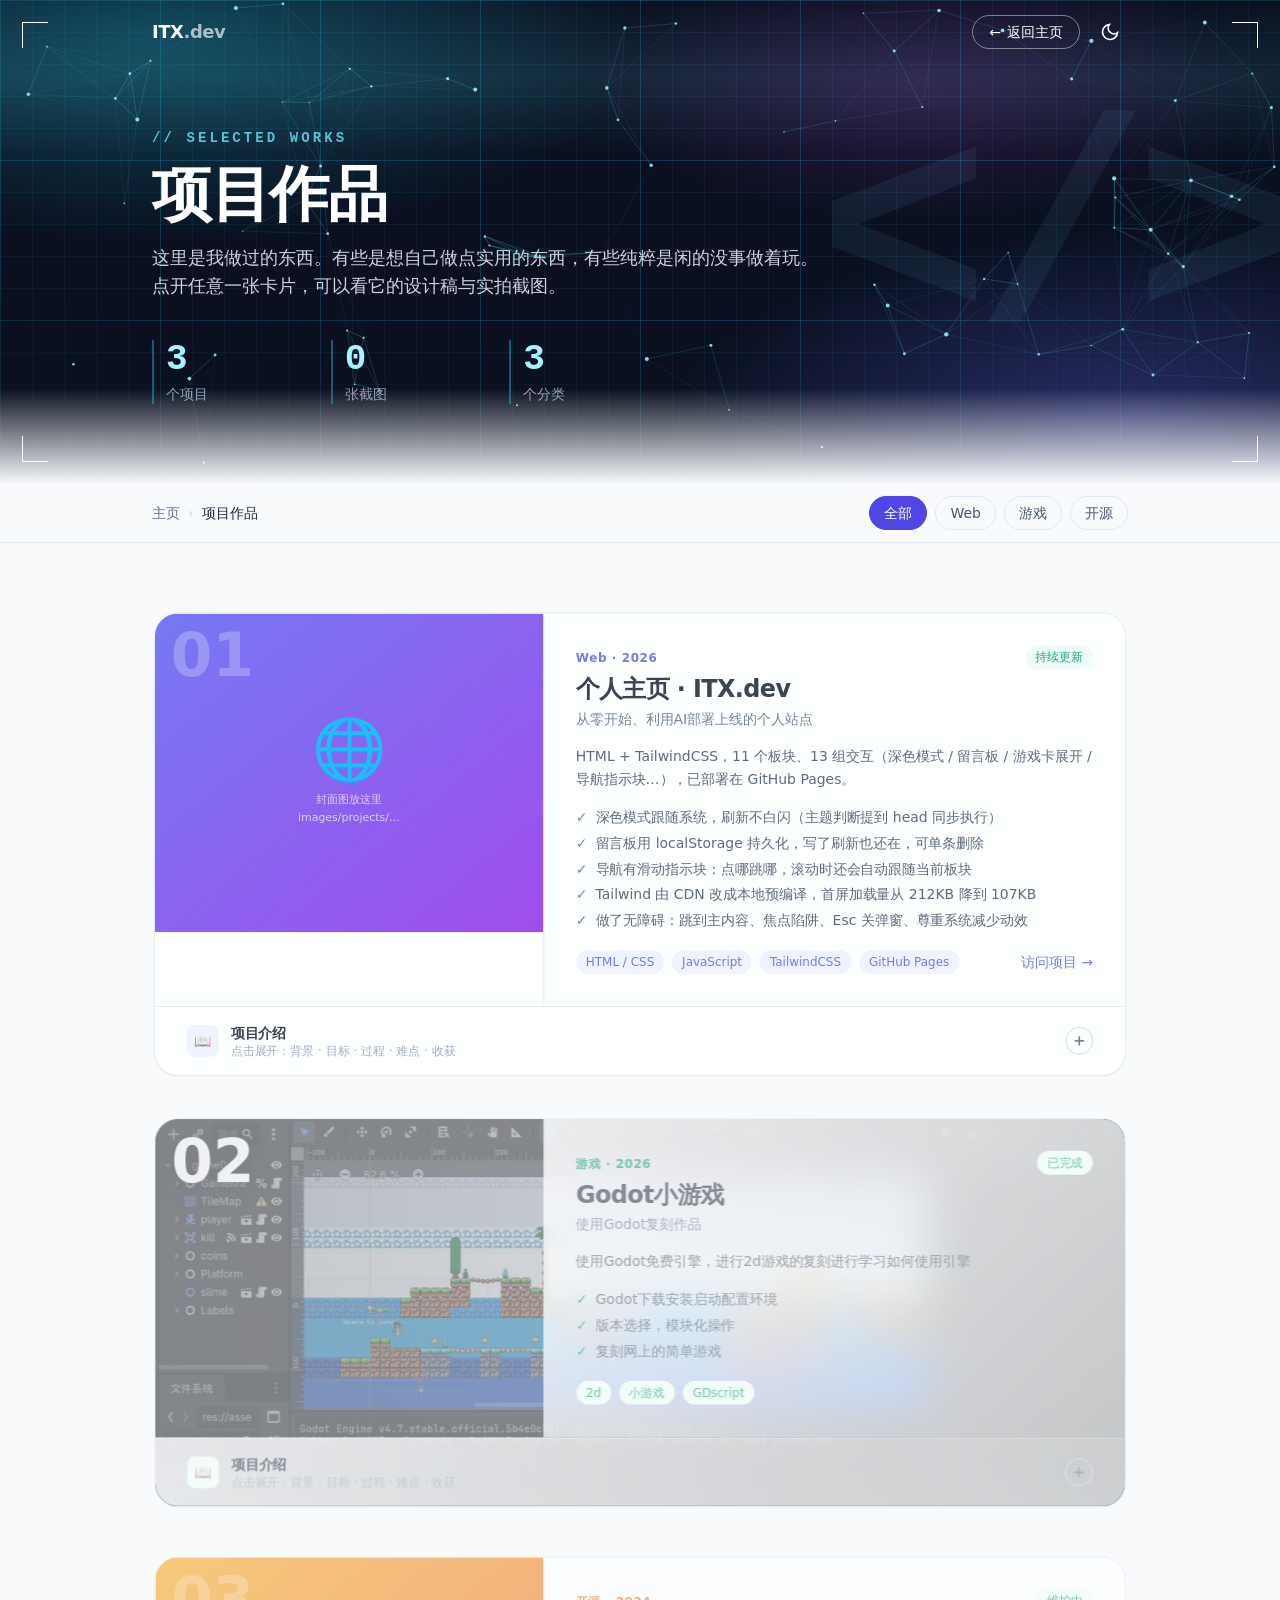
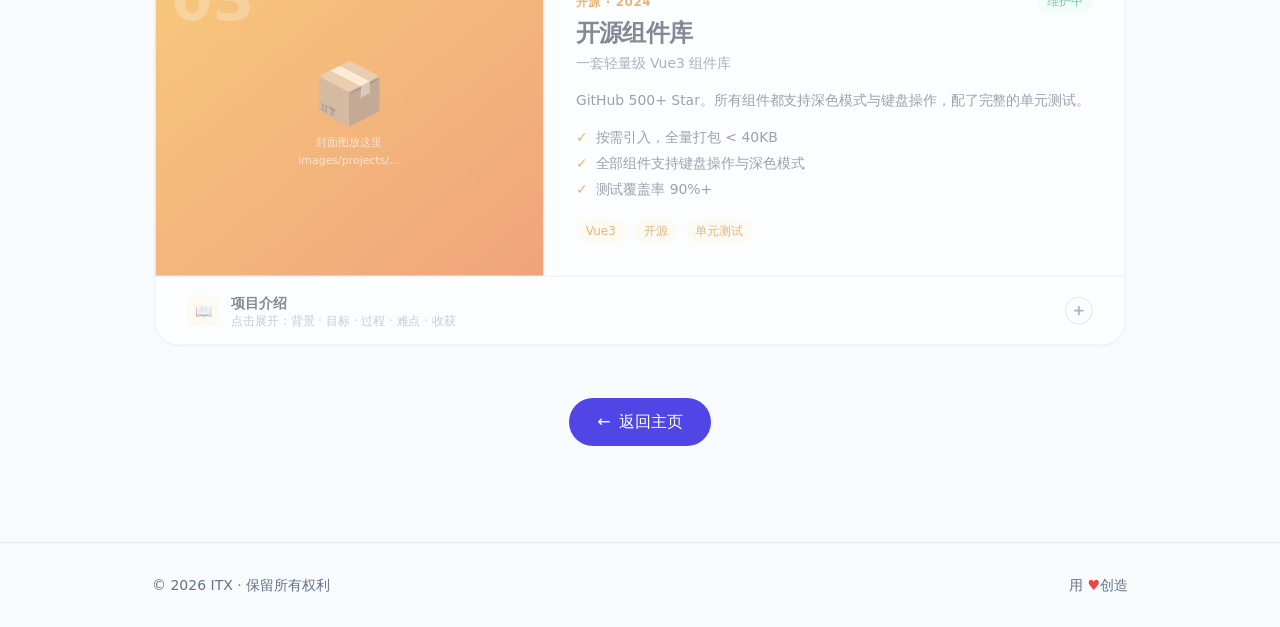
<file: projects.html>
<!DOCTYPE html>
<html lang="zh-CN" class="scroll-smooth">
<head>
  <meta charset="UTF-8" />
  <meta name="viewport" content="width=device-width, initial-scale=1.0" />
  <title>项目作品 · ITX.dev</title>
  <meta name="description" content="ITX.dev 的项目作品集 —— 个人主页 / Godot 小游戏 / 开源组件库" />

  <!-- 本地 Tailwind 样式（和主页共用同一份 styles.css）
       新增从未用过的 Tailwind class 后需重建：双击 build-css.bat -->
  <link rel="stylesheet" href="styles.css">

  <!-- 【保持在 head】主题预加载：必须在页面渲染前执行，防止深色模式"白闪"，勿移动 -->
  <script>
    (function () {
      const saved = localStorage.getItem('theme');
      const dark = saved ? saved === 'dark'
                         : window.matchMedia('(prefers-color-scheme: dark)').matches;
      document.documentElement.classList.toggle('dark', dark);
    })();
  </script>

  <style>
    /* 锚点跳转时给固定顶栏留位置 */
    html { scroll-padding-top: 5rem; }

    /* 滚动进入动画：初始透明，加 .visible 后浮现 */
    .reveal { opacity: 0; transform: translateY(24px); transition: all .7s cubic-bezier(.22,.61,.36,1); }
    .reveal.visible { opacity: 1; transform: none; }
    /* 入场由 GSAP 驱动：关掉 CSS transition，避免它和 GSAP 抢 transform/opacity */
    .reveal { transition: none; }

    /* 进入本页时的整体淡入 */
    @keyframes fade-in { from { opacity: 0; transform: translateY(8px); } to { opacity: 1; transform: none; } }
    .page-fade { animation: fade-in .35s ease-out; }

    /* ===== 顶栏两种状态 =====
       over-hero  = 浮在彩色首屏上（透明底 + 白字）
       去掉之后   = 白底深字 + 毛玻璃 + 分隔线
       （这里必须用 .site-header 类选择器、不能用 id，否则会盖掉 hover 效果） */
    .site-header { background: transparent; border-bottom: 1px solid transparent; transition: background .3s, border-color .3s; }
    .site-header .h-brand,
    .site-header .h-back,
    .site-header .h-icon { color: #fff; }
    .site-header .h-brand span { color: rgba(255,255,255,.65); }
    .site-header .h-back { border-color: rgba(255,255,255,.45); }
    .site-header .h-back:hover { color: #fff; border-color: #fff; background: rgba(255,255,255,.14); }

    .site-header:not(.over-hero) {
      background: rgba(255,255,255,.85);
      backdrop-filter: blur(10px);
      border-bottom-color: rgb(226 232 240);
    }
    .dark .site-header:not(.over-hero) {
      background: rgba(2,6,23,.85);
      border-bottom-color: rgb(30 41 59);
    }
    .site-header:not(.over-hero) .h-brand,
    .site-header:not(.over-hero) .h-back,
    .site-header:not(.over-hero) .h-icon { color: rgb(51 65 85); }
    .dark .site-header:not(.over-hero) .h-brand,
    .dark .site-header:not(.over-hero) .h-back,
    .dark .site-header:not(.over-hero) .h-icon { color: rgb(226 232 240); }
    .site-header:not(.over-hero) .h-brand span { color: rgb(99 102 241); }
    .site-header:not(.over-hero) .h-back { border-color: rgb(203 213 225); }
    .dark .site-header:not(.over-hero) .h-back { border-color: rgb(51 65 85); }
    .site-header:not(.over-hero) .h-back:hover { color: rgb(99 102 241); border-color: rgb(99 102 241); background: transparent; }

    /* 首屏文字逐个浮出 */
    .hero-in { animation: fade-in .6s cubic-bezier(.22,.61,.36,1) both; }

    /* ===== 首屏背景：工程蓝图风格（呼应「项目作品 = 施工图纸」） =====
       六层全部用 CSS 渐变画出来，不加载任何图片、不影响加载速度：
         ① .hero-blueprint  深蓝底（首屏固定深色，不随主题切换）
         ② .hero-grid       细网格 32px + 每 5 格一条粗线 160px
         ③ .hero-scan       缓慢下移的扫描光带（纯装饰）
         ④ .hero-glow       三团径向光晕：青 / 靛 / 品红
         ⑤ .hero-corner     四角图纸定位角标（L 形）
         ⑥ .hero-mark       右侧超大的半透明 </> 水印
         ⑦ .hero-fade       底部渐隐到页面底色，和下方浅灰区自然衔接
       【想换配色】只改 ①的底色 和 ④的三处 rgba 即可，其余不用动 */

    .hero-blueprint { background-color: #0a1020; }

    .hero-grid {
      position: absolute; inset: 0; pointer-events: none;
      background-image:
        linear-gradient(rgba(56,189,248,.075) 1px, transparent 1px),
        linear-gradient(90deg, rgba(56,189,248,.075) 1px, transparent 1px),
        linear-gradient(rgba(56,189,248,.16) 1px, transparent 1px),
        linear-gradient(90deg, rgba(56,189,248,.16) 1px, transparent 1px);
      background-size: 32px 32px, 32px 32px, 160px 160px, 160px 160px;
      /* 四周淡出，避免网格像贴纸一样有硬边 */
      -webkit-mask-image: radial-gradient(125% 105% at 50% 32%, #000 32%, transparent 88%);
              mask-image: radial-gradient(125% 105% at 50% 32%, #000 32%, transparent 88%);
    }

    @keyframes hero-scan {
      from { transform: translateY(-40%); }
      to   { transform: translateY(340%); }
    }
    .hero-scan {
      position: absolute; inset-inline: 0; top: 0; height: 32%; pointer-events: none;
      background: linear-gradient(to bottom, transparent, rgba(103,232,249,.10), transparent);
      animation: hero-scan 8s ease-in-out infinite;
    }

    .hero-glow {
      position: absolute; inset: 0; pointer-events: none;
      background:
        radial-gradient(55% 60% at 12% 8%,  rgba(34,211,238,.28), transparent 70%),
        radial-gradient(50% 55% at 88% 88%, rgba(99,102,241,.34), transparent 72%),
        radial-gradient(38% 40% at 72% 18%, rgba(217,70,239,.16), transparent 70%);
    }

    /* 四角角标：只画 L 形的两条边，另外两边保持透明 */
    .hero-corner { position: absolute; width: 26px; height: 26px; pointer-events: none; border-color: rgba(103,232,249,.45); }
    .hero-corner.tl { top: 22px;    left: 22px;  border-top: 1px solid; border-left: 1px solid; }
    .hero-corner.tr { top: 22px;    right: 22px; border-top: 1px solid; border-right: 1px solid; }
    .hero-corner.bl { bottom: 22px; left: 22px;  border-bottom: 1px solid; border-left: 1px solid; }
    .hero-corner.br { bottom: 22px; right: 22px; border-bottom: 1px solid; border-right: 1px solid; }

    .hero-mark {
      position: absolute; right: -1%; top: 50%; transform: translateY(-50%);
      pointer-events: none; user-select: none; line-height: 1;
      font-family: ui-monospace, SFMono-Regular, Menlo, Consolas, monospace;
      font-size: clamp(8rem, 24vw, 18rem); font-weight: 800; letter-spacing: -.05em;
      color: rgba(125,211,252,.07);
    }

    .hero-fade {
      position: absolute; inset-inline: 0; bottom: 0; height: 6rem; pointer-events: none;
      background: linear-gradient(to bottom, rgba(248,250,252,0), rgb(248 250 252));
    }
    .dark .hero-fade { background: linear-gradient(to bottom, rgba(2,6,23,0), rgb(2 6 23)); }

    /* 「项目介绍」可展开区：靠 grid-template-rows 0fr→1fr 实现高度过渡
       （和主页游戏卡展开是同一套写法，全站保持一致）
       注意：内层必须再包一个 overflow:hidden 的 div，否则收起时内容会漏出来 */
    .pj-detail {
      display: grid;
      grid-template-rows: 0fr;
      transition: grid-template-rows .35s ease;
    }
    .pj-card.open .pj-detail { grid-template-rows: 1fr; }
    .pj-detail > div { overflow: hidden; }

    /* 圆形按钮里的「＋」：展开时旋转 45° 变成「×」（主页游戏卡是箭头转 180°，这里刻意换一种） */
    .pj-card.open .pj-plus { transform: rotate(45deg); }

    /* 展开后五块内容逐条浮出，制造节奏感（延迟按 nth-child 递增） */
    @keyframes intro-in { from { opacity: 0; transform: translateY(10px); } to { opacity: 1; transform: none; } }
    .pj-card.open .intro-item { animation: intro-in .45s cubic-bezier(.22,.61,.36,1) both; }
    .pj-card.open .intro-item:nth-child(2) { animation-delay: .06s; }
    .pj-card.open .intro-item:nth-child(3) { animation-delay: .12s; }
    .pj-card.open .intro-item:nth-child(4) { animation-delay: .18s; }
    .pj-card.open .intro-item:nth-child(5) { animation-delay: .24s; }

    /* 时间轴最后一块不再往下画线，否则末尾会拖一条多余的尾巴 */
    .intro-item:last-child .tl-line { display: none; }

    /* ===== 文字区块：渐变毛玻璃 =====
       盖在铺满整卡的封面图上，backdrop-filter 负责模糊背后的画面，
       上面再叠一层从左上到右下的白色渐变，保证文字始终读得清。
       ⚠️ backdrop-filter 需要父级有 isolation:isolate（见 L551 的 .isolate），
          否则模糊会穿透到整页背景，效果不对。 */
    .pj-glass {
      background-image: linear-gradient(
        135deg,
        rgba(255,255,255,.86) 0%,
        rgba(255,255,255,.70) 48%,
        rgba(255,255,255,.54) 100%
      );
      backdrop-filter: blur(22px) saturate(165%);
      -webkit-backdrop-filter: blur(22px) saturate(165%);
      border-left: 1px solid rgba(255,255,255,.65);
    }
    .dark .pj-glass {
      background-image: linear-gradient(
        135deg,
        rgba(2,6,23,.86) 0%,
        rgba(2,6,23,.70) 48%,
        rgba(2,6,23,.54) 100%
      );
      border-left-color: rgba(255,255,255,.12);
    }
    /* 没填封面图时背后只是纯色，模糊没有意义，直接还原成朴素分隔线 */
    .pj-card:not(.has-cover) .pj-glass {
      background-image: none;
      backdrop-filter: none;
      -webkit-backdrop-filter: none;
      border-left: 1px solid rgb(226 232 240);
    }
    .dark .pj-card:not(.has-cover) .pj-glass { border-left-color: rgb(30 41 59); }

    /* 「项目介绍」展开按钮那一行：整条宽度的毛玻璃 */
    .pj-glass-bar {
      background-image: linear-gradient(to right, rgba(255,255,255,.82), rgba(255,255,255,.60));
      backdrop-filter: blur(18px) saturate(160%);
      -webkit-backdrop-filter: blur(18px) saturate(160%);
    }
    .dark .pj-glass-bar {
      background-image: linear-gradient(to right, rgba(2,6,23,.82), rgba(2,6,23,.60));
    }
    .pj-glass-bar:hover {
      background-image: linear-gradient(to right, rgba(255,255,255,.94), rgba(255,255,255,.76));
    }
    .dark .pj-glass-bar:hover {
      background-image: linear-gradient(to right, rgba(2,6,23,.94), rgba(2,6,23,.76));
    }

    /* 「项目介绍」内层面板：圆角玻璃，底下透出一点强调色 */
    .pj-glass-soft {
      background-image: linear-gradient(135deg, rgba(255,255,255,.82), rgba(255,255,255,.60));
      backdrop-filter: blur(16px) saturate(155%);
      -webkit-backdrop-filter: blur(16px) saturate(155%);
    }
    .dark .pj-glass-soft {
      background-image: linear-gradient(135deg, rgba(2,6,23,.82), rgba(2,6,23,.60));
    }

    /* 同上：无封面图的卡片退回朴素样式，避免模糊穿透到整页背景 */
    .pj-card:not(.has-cover) .pj-glass-bar,
    .pj-card:not(.has-cover) .pj-glass-soft {
      background-image: none;
      backdrop-filter: none;
      -webkit-backdrop-filter: none;
    }

    /* 【无障碍】系统开启「减少动态效果」时关掉全部动画 */
    @media (prefers-reduced-motion: reduce) {
      html { scroll-behavior: auto; }
      .reveal { opacity: 1; transform: none; transition: none; }
      .page-fade, .hero-in { animation: none; }
      .hero-scan { animation: none; opacity: .5; }   /* 扫描光带停住，保留一点质感 */
      .pj-detail, .pj-plus { transition: none; }
      .pj-card.open .intro-item { animation: none; }
    }
  </style>

  <!-- 【兜底】禁用 JS 时 .reveal 初始是 opacity:0，没有 JS 就永远看不见内容 -->
  <noscript>
    <style>
      .reveal { opacity: 1 !important; transform: none !important; }
    </style>
  </noscript>
</head>

<body class="bg-slate-50 text-slate-800 dark:bg-slate-950 dark:text-slate-200 antialiased transition-colors duration-300">

  <!-- 【无障碍】跳到主内容：平时隐藏，键盘 Tab 第一下聚焦时滑出 -->
  <a href="#main" class="sr-only focus:not-sr-only focus:absolute focus:top-3 focus:left-3 focus:z-[70] focus:rounded-full focus:bg-indigo-600 focus:px-4 focus:py-2 focus:text-sm focus:text-white">
    跳到主内容
  </a>

  <!-- ===================== 顶栏（浮在首屏上，往下滚才变白底） ===================== -->
  <header id="siteHeader" class="site-header over-hero fixed top-0 inset-x-0 z-50 h-16">
    <nav class="max-w-5xl mx-auto flex items-center justify-between px-6 h-16">
      <a href="index.html" class="h-brand font-bold text-lg tracking-tight">ITX<span>.dev</span></a>

      <div class="flex items-center gap-3">
        <a href="index.html#projects"
           class="h-back inline-flex items-center gap-1.5 rounded-full border px-4 py-1.5 text-sm font-medium transition-colors">
          <span aria-hidden="true">←</span> 返回主页
        </a>

        <button id="themeBtn" aria-label="切换深色模式" class="h-icon p-2 rounded-full hover:bg-white/20 transition-colors">
          <svg id="iconSun" class="w-5 h-5 hidden" fill="none" stroke="currentColor" stroke-width="2" viewBox="0 0 24 24"><circle cx="12" cy="12" r="4"/><path d="M12 2v2m0 16v2M4.9 4.9l1.4 1.4m11.3 11.3 1.4 1.4M2 12h2m16 0h2M4.9 19.1l1.4-1.4m11.3-11.3 1.4-1.4"/></svg>
          <svg id="iconMoon" class="w-5 h-5" fill="none" stroke="currentColor" stroke-width="2" viewBox="0 0 24 24"><path d="M21 12.8A9 9 0 1 1 11.2 3a7 7 0 0 0 9.8 9.8Z"/></svg>
        </button>
      </div>
    </nav>
  </header>

  <main id="main" class="page-fade">

    <!-- ===================== 首屏：工程蓝图风格（网格 / 角标 / 扫描光带） =====================
         全部是 CSS 画的，没有图片。改配色看 <style> 里 .hero-blueprint 与 .hero-glow 的注释 -->
    <section id="hero" class="hero-blueprint relative overflow-hidden text-white">
      <!-- 装饰层（纯装饰，aria-hidden 让读屏软件忽略） -->
      <div aria-hidden="true" class="hero-grid"></div>
      <div aria-hidden="true" class="hero-scan"></div>
      <div aria-hidden="true" class="hero-glow"></div>
      <!-- Canvas 粒子星座层：漂浮光点 + 邻近连线，纯 JS 绘制，无图片 -->
      <canvas id="heroParticles" aria-hidden="true" style="position:absolute;inset:0;width:100%;height:100%;pointer-events:none;"></canvas>
      <div aria-hidden="true" class="hero-corner tl"></div>
      <div aria-hidden="true" class="hero-corner tr"></div>
      <div aria-hidden="true" class="hero-corner bl"></div>
      <div aria-hidden="true" class="hero-corner br"></div>
      <div aria-hidden="true" class="hero-mark">&lt;/&gt;</div>
      <div aria-hidden="true" class="hero-fade"></div>

      <div class="relative max-w-5xl mx-auto px-6 pt-28 pb-16 md:pt-32 md:pb-20">
        <!-- 蓝图上的"图纸标注"：等宽字体 + 前置斜杠，像代码注释 -->
        <p class="hero-in font-mono text-xs md:text-sm font-semibold tracking-[0.22em] uppercase text-cyan-300/80" style="animation-delay:.05s">// Selected Works</p>
        <h1 class="hero-in mt-4 text-4xl md:text-6xl font-extrabold tracking-tight" style="animation-delay:.15s">项目作品</h1>
        <p class="hero-in mt-5 max-w-2xl text-base md:text-lg text-slate-300 leading-relaxed" style="animation-delay:.25s">
          这里是我做过的东西。有些是想自己做点实用的东西，有些纯粹是闲的没事做着玩。点开任意一张卡片，可以看它的设计稿与实拍截图。
        </p>

        <!-- 统计：数字由 JS 按项目数据自动算出来 -->
        <dl class="hero-in mt-10 grid grid-cols-3 gap-6 max-w-lg" style="animation-delay:.35s">
          <div class="border-l-2 border-cyan-400/40 pl-3">
            <dd class="font-mono text-3xl md:text-4xl font-extrabold text-cyan-200" id="statProjects">0</dd>
            <dt class="mt-1 text-xs md:text-sm text-slate-400">个项目</dt>
          </div>
          <div class="border-l-2 border-cyan-400/40 pl-3">
            <dd class="font-mono text-3xl md:text-4xl font-extrabold text-cyan-200" id="statPhotos">0</dd>
            <dt class="mt-1 text-xs md:text-sm text-slate-400">张截图</dt>
          </div>
          <div class="border-l-2 border-cyan-400/40 pl-3">
            <dd class="font-mono text-3xl md:text-4xl font-extrabold text-cyan-200" id="statCats">0</dd>
            <dt class="mt-1 text-xs md:text-sm text-slate-400">个分类</dt>
          </div>
        </dl>
      </div>
    </section>

    <!-- ===================== 面包屑 + 分类筛选（吸顶） ===================== -->
    <div class="sticky top-16 z-30 border-b border-slate-200 dark:border-slate-800 bg-slate-50/85 dark:bg-slate-950/85 backdrop-blur">
      <div class="max-w-5xl mx-auto px-6 py-3 flex flex-col md:flex-row md:items-center gap-3">
        <nav aria-label="面包屑导航" class="flex items-center gap-2 text-sm text-slate-500 shrink-0">
          <a href="index.html" class="hover:text-indigo-500 transition-colors">主页</a>
          <span aria-hidden="true" class="text-slate-300 dark:text-slate-700">›</span>
          <span class="text-slate-800 dark:text-slate-200 font-medium">项目作品</span>
        </nav>

        <!-- 筛选按钮由 JS 生成，点哪个就只显示那个分类 -->
        <div id="filterBar" class="flex flex-wrap gap-2 md:ml-auto"></div>
      </div>
    </div>

    <!-- ===================== 项目卡片列表（由 JS 渲染） ===================== -->
    <section class="py-14 md:py-16">
      <div class="max-w-5xl mx-auto px-6">
        <div id="projectList" class="space-y-8 md:space-y-10"><!-- JS 渲染 --></div>
      </div>
    </section>

    <!-- 底部返回 -->
    <section class="pb-24">
      <div class="max-w-5xl mx-auto px-6 text-center">
        <a href="index.html#projects"
           class="inline-flex items-center gap-2 rounded-full bg-indigo-600 px-7 py-3 text-white font-medium hover:bg-indigo-500 hover:shadow-lg hover:shadow-indigo-500/30 transition-all">
          <span aria-hidden="true">←</span> 返回主页
        </a>
      </div>
    </section>
  </main>

  <!-- ===================== 页脚 ===================== -->
  <footer class="border-t border-slate-200 dark:border-slate-800 py-8">
    <div class="max-w-5xl mx-auto px-6 flex flex-col md:flex-row items-center justify-between gap-4 text-sm text-slate-500">
      <p>© 2026 ITX · 保留所有权利</p>
      <p>用 <span class="text-red-500">♥</span>创造</p>
    </div>
  </footer>

  <!-- ===================== 图片灯箱（点缩略图后全屏看图） ===================== -->
  <div id="lightbox" class="fixed inset-0 z-[60] hidden flex flex-col items-center justify-center bg-black/85 p-4"
       role="dialog" aria-modal="true" aria-label="图片查看器">
    <button id="lbClose" aria-label="关闭" class="absolute top-4 right-4 w-10 h-10 rounded-full bg-white/10 text-white text-xl hover:bg-white/25 transition-colors">✕</button>
    <button id="lbPrev" aria-label="上一张" class="absolute left-2 md:left-8 w-11 h-11 rounded-full bg-white/10 text-white text-2xl hover:bg-white/25 transition-colors">‹</button>
    <button id="lbNext" aria-label="下一张" class="absolute right-2 md:right-8 w-11 h-11 rounded-full bg-white/10 text-white text-2xl hover:bg-white/25 transition-colors">›</button>
    <img id="lbImg" alt="" class="max-h-[78vh] max-w-full rounded-xl shadow-2xl">
    <p id="lbCap" class="mt-4 text-sm text-white/80"></p>
  </div>

  <!-- GSAP：卡片滚动渐入渐出。CDN 引入，无需构建；加载失败时下方代码有兜底 -->
  <script src="https://cdn.jsdelivr.net/npm/gsap@3.12.5/dist/gsap.min.js"></script>

  <script>
    /* ---------- 1. 深色模式（和主页逻辑一致） ---------- */
    const themeBtn = document.getElementById('themeBtn');
    const iconSun = document.getElementById('iconSun');
    const iconMoon = document.getElementById('iconMoon');

    const applyTheme = (dark) => {
      document.documentElement.classList.toggle('dark', dark);
      iconSun.classList.toggle('hidden', !dark);   // 深色时显示太阳
      iconMoon.classList.toggle('hidden', dark);   // 浅色时显示月亮
      localStorage.setItem('theme', dark ? 'dark' : 'light');
    };
    // head 里的脚本已提前设好 dark 类（防白闪），这里以当前状态为准同步图标
    applyTheme(document.documentElement.classList.contains('dark'));
    themeBtn.addEventListener('click', () =>
      applyTheme(!document.documentElement.classList.contains('dark')));


    /* ---------- 2. 项目数据（★ 只改这里就能换内容） ----------
     *
     * 怎么加照片：
     *   1) 把图片放进  images/projects/  文件夹（文件名用英文小写，如 notes-cover.jpg）
     *   2) cover  : 封面大图，填 'images/projects/notes-cover.jpg'
     *      photos : 截图数组，可以放任意张，每张带一句 caption 说明
     *   3) 没填或文件不存在 → 自动显示 icon 占位块，不会出破图
     *
     * 字段说明：
     *   icon   : 占位图标。两种写法都行，靠后缀自动判断：
     *            ① 直接写 emoji 字符      → icon: '⛅'
     *            ② 写图片路径（推荐）      → icon: 'images/projects/godot-logo.svg'
     *              支持 .svg / .png / .jpg / .webp / .avif
     *              只在没填 cover 时才显示（有封面图时卡片用封面图）
     *   cat    : 分类，用于顶部筛选按钮（同名会合并成一个按钮）
     *   accent : 这一张卡的配色，可选 'indigo' / 'emerald' / 'amber'（见下面的 ACCENTS）
     *            会同时影响封面渐变、标签、亮点勾、时间轴圆点、面板底色
     *   status : 右上角状态标签文字
     *   points : 亮点列表，想加几条写几条
     *   intro  : 底部「展开项目介绍」的内容，固定五块
     *            bg=背景 / goal=目标 / process=过程 / hard=难点 / gain=收获
     *            任一块留空 '' → 页面显示虚线占位框提示该写什么；整段删掉则不显示展开按钮
     */
    const projects = [
      /* ╔══════════════════════════════════════════════════════════════╗
         ║  项目 ①  ↓↓↓ 可编辑区域：改下面这些字段就行，不用动别处      ║
         ╚══════════════════════════════════════════════════════════════╝ */
      {
        cat: 'Web',
        accent: 'indigo',
        no: '01',
        title: '个人主页 · ITX.dev',
        subtitle: '从零开始、利用AI部署上线的个人站点',
        desc: 'HTML + TailwindCSS，11 个板块、13 组交互（深色模式 / 留言板 / 游戏卡展开 / 导航指示块…），已部署在 GitHub Pages。',
        cover: '',                                   // ← 例：'images/projects/site-cover.jpg'
        icon: '🌐',
        status: '持续更新',
        year: '2026',
        tags: ['HTML / CSS', 'JavaScript', 'TailwindCSS', 'GitHub Pages'],
        points: [
          '深色模式跟随系统，刷新不白闪（主题判断提到 head 同步执行）',
          '留言板用 localStorage 持久化，写了刷新也还在，可单条删除',
          '导航有滑动指示块：点哪跳哪，滚动时还会自动跟随当前板块',
          'Tailwind 由 CDN 改成本地预编译，首屏加载量从 212KB 降到 107KB',
          '做了无障碍：跳到主内容、焦点陷阱、Esc 关弹窗、尊重系统减少动效'
        ],
        photos: [
          // { src: 'images/projects/site-1.jpg', caption: '首页首屏（头像 + 打字机）' },
          // { src: 'images/projects/site-2.jpg', caption: '游戏区展开后的实拍截图' },
          // { src: 'images/projects/site-3.jpg', caption: '深色模式下的书单与留言板' },
        ],
        link: 'https://zitx63.github.io',

        /* ── 可编辑区域：项目介绍（展开后显示，五块都能单独改）─────────
           留空字符串 '' → 页面自动显示虚线占位框提示该写什么，不会留空白 */
        intro: {
          bg:      '研究了一小段时间前端，想有个自己的地方放东西：我是谁、会点什么、读过什么书、玩过什么游戏。市面上有很多博客平台，索性自己也写一个。',
          goal:    '一个页面讲清楚「我是谁、在学什么、做过什么」；手机电脑都好看；加载要快；最重要的是我自己能长期维护下去。',
          process: '使用AI进行制作，在此过程中让AI解释代码含义学习简单的前端操作。样式用 TailwindCSS，交互按小节一节节往上加（打字机、技能条、滚动浮现、点击计数、留言板、公告弹窗、导航指示块、游戏卡展开、头像自动切换）。最后把 Tailwind 从 CDN 换成本地预编译的 styles.css，用 Git 推到 GitHub Pages 上线。',
          hard:    '最折腾的是 Tailwind 本地化之后：新写的 class 必须重新构建 styles.css 才生效，它不报错、只是静悄悄没样式，排查了很久才发现是构建扫描范围的问题。另一个是深色模式刷新会白闪，把主题判断脚本提到 <head> 里同步执行才解决。',
          gain:    '第一次完整走通「写代码 → 构建 → 提交 → 上线」这条链路；也真正理解了性能优化和无障碍不是锦上添花，而是写完就该回头检查的东西。'
        }
      },
      {
        cat: '游戏',
        accent: 'emerald',
        no: '02',
        title: 'Godot小游戏',
        subtitle: '使用Godot复刻作品',
        desc: '使用Godot免费引擎，进行2d游戏的复刻进行学习如何使用引擎',
        cover: 'images/projects/Godot1.jpg',   // ⚠️ 必须用正斜杠 /，不能写 Windows 的 \
        icon:  '🎮',   // ← Godot 官方图标（占位时用，有 cover 时不显示）
        status: '已完成',
        year: '2026',
        tags: ['2d', '小游戏', 'GDscript'],
        points: ['Godot下载安装启动配置环境', '版本选择，模块化操作', '复刻网上的简单游戏'],
        photos: [
          // { src: 'images/projects/weather-1.jpg', caption: '首页' },
        ],
        link: '#',

        /* ── 可编辑区域：项目介绍 ────────────────────────────────────── */
        intro: {
          bg:      '想自己制作出一些自己的游戏，但是发现还有很多不会的东西，需要继续深入学习。',
          goal:    '制作一个2d横板游戏，拥有较为完整的元素。',
          process: '先跟随教程准备工具，然后跟随教程的每一步进行推进，最终完成复刻。',
          hard:    '对于引擎的工具使用不熟悉，每个项目的准备工作不熟悉只能照搬操作，脚本语言不了解。',
          gain:    '制作游戏需要完整的流程准备，项目中的每一个元素都要区分类管理，以及对编程能力也是有严格要求的。'
        }
      },
      {
        cat: '开源',
        accent: 'amber',
        no: '03',
        title: '开源组件库',
        subtitle: '一套轻量级 Vue3 组件库',
        desc: 'GitHub 500+ Star。所有组件都支持深色模式与键盘操作，配了完整的单元测试。',
        cover: '',
        icon: '📦',
        status: '维护中',
        year: '2024',
        tags: ['Vue3', '开源', '单元测试'],
        points: ['按需引入，全量打包 < 40KB', '全部组件支持键盘操作与深色模式', '测试覆盖率 90%+'],
        photos: [
          // { src: 'images/projects/ui-1.jpg', caption: '组件总览' },
        ],
        link: '#',

        /* ── ★ 预设模板：这个项目的介绍还没写，五块全是空字符串 ────────
           照着上面两个的格式填进去即可；不填的话，展开后会显示虚线占位框
           提示每一块该写什么（不会是一片空白） */
        intro: {
          bg:      '',
          goal:    '',
          process: '',
          hard:    '',
          gain:    ''
        }
      },
    ];

    /* ---------- 2b. 配色方案：每个项目一套，三张卡不再长得一样 ----------
     * ⚠️ 这里的 class 必须写完整字符串，不能拼 `text-${color}-500`：
     *    Tailwind 是「扫文本」的，拼接出来的名字它扫不到，样式就不会生成。
     * 想换配色：改上面每个项目的 accent 值（indigo / emerald / amber），
     *           或在这里新增一套，class 照抄再换颜色名。
     */
    const ACCENTS = {
      indigo: {
        text:  'text-indigo-500',
        dot:   'bg-indigo-500',
        chip:  'bg-indigo-50 dark:bg-indigo-500/10 text-indigo-500',
        tint:  'bg-indigo-50/70 dark:bg-indigo-500/[0.07]',
        edge:  'border-indigo-100 dark:border-indigo-500/25',
        cover: 'from-indigo-500 to-purple-600'
      },
      emerald: {
        text:  'text-emerald-600',
        dot:   'bg-emerald-500',
        chip:  'bg-emerald-50 dark:bg-emerald-500/10 text-emerald-600',
        tint:  'bg-emerald-50/70 dark:bg-emerald-500/[0.07]',
        edge:  'border-emerald-100 dark:border-emerald-500/25',
        cover: 'from-emerald-500 to-teal-600'
      },
      amber: {
        text:  'text-amber-600',
        dot:   'bg-amber-500',
        chip:  'bg-amber-50 dark:bg-amber-500/10 text-amber-600',
        tint:  'bg-amber-50/70 dark:bg-amber-500/[0.07]',
        edge:  'border-amber-100 dark:border-amber-500/25',
        cover: 'from-amber-500 to-orange-600'
      }
    };


    /* ---------- 3. 渲染卡片 ---------- */
    const listEl = document.getElementById('projectList');

    // 「项目介绍」里的一块：时间轴形态（左竖线 + 圆点 + 内容）
    // 文字为空时显示虚线占位框，提示这一块该写什么
    function introBlock(label, text, hint, ac) {
      const body = text
        ? `<p class="text-sm text-slate-600 dark:text-slate-300 leading-relaxed">${text}</p>`
        : `<p class="text-sm text-slate-400 leading-relaxed border border-dashed border-slate-300 dark:border-slate-700 rounded-lg px-3 py-2">✏️ 待填写：${hint}</p>`;
      return `
        <li class="intro-item flex gap-3">
          <div class="flex flex-col items-center pt-2 shrink-0">
            <span class="w-2.5 h-2.5 rounded-full ${ac.dot}"></span>
            <span class="tl-line flex-1 w-px bg-slate-200 dark:bg-slate-700 mt-1"></span>
          </div>
          <div class="flex-1 pb-5">
            <h4 class="text-xs font-bold ${ac.text} tracking-wider mb-1.5">${label}</h4>
            ${body}
          </div>
        </li>`;
    }

    // 生成一张卡片的 HTML。cover / photos 为空时自动退化成占位块
    function cardHTML(p, idx) {
      const ac = ACCENTS[p.accent] || ACCENTS.indigo;   // 这套配色会贯穿整张卡
      const hasCover = !!p.cover;
      /* ── 背景层：封面图铺满「整张卡片」（全部长度），不再只占左侧 2/5 ──────
         -z-10   → 压在所有内容底下
         object-cover → 等比裁切填满，卡片多高图就多高
         加载失败时会自动隐藏，露出 article 上的渐变底色（见 L551）        */
      const bgLayer = hasCover ? `
        <img data-fallback data-bg src="${p.cover}" alt="" aria-hidden="true"
             class="absolute inset-0 -z-10 h-full w-full object-cover">
        <div aria-hidden="true"
             class="absolute inset-0 -z-10 bg-gradient-to-r from-slate-900/45 via-slate-900/30 to-slate-900/15"></div>` : '';

      /* ── 左栏：有封面图时透明（透出背景），只压一个编号；
            无封面图时退回 icon 渐变占位块 ─────────────────────────────── */
      // icon 支持两种写法，按后缀自动判断：图片路径 → <img>，否则按 emoji 字符渲染
      const isIconImg = /\.(svg|png|jpe?g|webp|avif)$/i.test(p.icon || '');
      const iconHTML = isIconImg
        ? `<img src="${p.icon}" alt="${p.title} 图标"
                 class="w-16 h-16 md:w-20 md:h-20 object-contain drop-shadow-[0_2px_8px_rgba(0,0,0,.35)]">`
        : `<span class="text-5xl md:text-6xl">${p.icon || '📁'}</span>`;

      const cover = `
        <div class="relative min-h-[13rem] md:min-h-[20rem] overflow-hidden">
          ${hasCover ? '' : `
            <div class="absolute inset-0 bg-gradient-to-br ${ac.cover}"></div>
            <div data-placeholder class="absolute inset-0 flex flex-col items-center justify-center text-white text-center px-4">
              ${iconHTML}
              <span class="mt-3 text-[11px] leading-relaxed text-white/70">封面图放这里<br>images/projects/…</span>
            </div>`}
          <span class="absolute left-4 top-3 text-5xl md:text-6xl font-extrabold select-none
                       ${hasCover ? 'text-white/90 drop-shadow-[0_2px_10px_rgba(0,0,0,.55)]' : 'text-white/25'}">${p.no}</span>
        </div>`;

      const strip = p.photos.length ? `
        <div class="mt-6">
          <p class="text-xs font-semibold text-slate-400 uppercase tracking-wider mb-2">实拍截图 · 点击放大</p>
          <div class="flex flex-wrap gap-2">
            ${p.photos.map((ph, i) => `
              <button data-album="${idx}" data-index="${i}"
                      class="group relative w-24 h-16 md:w-28 md:h-20 rounded-lg overflow-hidden bg-slate-100 dark:bg-slate-800 ring-1 ring-slate-200 dark:ring-slate-700 hover:ring-2 hover:ring-indigo-500 transition-all">
                <span data-placeholder class="absolute inset-0 flex items-center justify-center text-xs text-slate-400">无图</span>
                <img data-fallback src="${ph.src}" alt="${ph.caption || p.title + ' 截图'}" loading="lazy"
                     class="absolute inset-0 w-full h-full object-cover group-hover:scale-105 transition-transform duration-300">
              </button>`).join('')}
          </div>
        </div>` : '';

      // 底部可展开的「项目介绍」区
      // 展开按钮：图标方块 + 双行标题 + 圆形加号（展开时旋转 45° 变叉号）
      // 面板内容：时间轴（不是主页那种朴素折叠条），五块逐条浮出
      const intro = p.intro ? `
        <div class="border-t ${hasCover ? 'border-white/50 dark:border-white/10 pj-glass-bar' : 'border-slate-200 dark:border-slate-800'}">
          <button data-intro aria-expanded="false" aria-controls="intro-${idx}"
                  class="w-full flex items-center gap-3 px-6 md:px-8 py-4 text-left transition-colors
                         ${hasCover ? '' : 'hover:bg-slate-50 dark:hover:bg-slate-800/40'}">
            <span class="grid place-items-center w-8 h-8 rounded-lg ${ac.chip} text-sm shrink-0" aria-hidden="true">📖</span>
            <span class="flex-1">
              <span class="block text-sm font-semibold">项目介绍</span>
              <span class="pj-label block text-xs text-slate-400">点击展开：背景 · 目标 · 过程 · 难点 · 收获</span>
            </span>
            <span class="grid place-items-center w-7 h-7 rounded-full border border-slate-300 dark:border-slate-600 text-slate-500 shrink-0">
              <svg class="pj-plus w-4 h-4 transition-transform duration-300" fill="none" stroke="currentColor" stroke-width="2.5" viewBox="0 0 24 24"><path d="M12 5v14M5 12h14"/></svg>
            </span>
          </button>
        </div>

        <div id="intro-${idx}" class="pj-detail">
          <div>
            <div class="px-6 md:px-8 pb-7">
              <div class="rounded-2xl border ${ac.edge} ${ac.tint} p-5 md:p-6 ${hasCover ? 'pj-glass-soft' : ''}">
                <p class="text-[11px] text-slate-400 mb-4">✏️ 下面每一块都能单独改：projects.html → 第 2 节 → 这个项目的 intro</p>
                <ol>
                  ${introBlock('背景 · 为什么做',         p.intro.bg,      '这个项目的起因，一两句话', ac)}
                  ${introBlock('目标 · 想做到什么',       p.intro.goal,    '你给自己定的目标 / 验收标准', ac)}
                  ${introBlock('过程 · 怎么做的',         p.intro.process, '技术选型、实现顺序、关键步骤', ac)}
                  ${introBlock('难点 · 卡在哪、怎么解决', p.intro.hard,    '踩过的坑和解决办法', ac)}
                  ${introBlock('收获 · 学到了什么',       p.intro.gain,    '做完之后的收获或反思', ac)}
                </ol>
              </div>
            </div>
          </div>
        </div>` : '';

      return `
        <article class="pj-card reveal group relative isolate rounded-3xl border border-slate-200 dark:border-slate-800 overflow-hidden shadow-sm hover:shadow-xl transition-shadow duration-300
                        ${hasCover ? 'has-cover bg-gradient-to-br ' + ac.cover : 'bg-white dark:bg-slate-900'}"
                 data-cat="${p.cat}">
          ${bgLayer}

          <div class="relative grid md:grid-cols-5">
            <div class="md:col-span-2">${cover}</div>

            <div class="md:col-span-3 p-6 md:p-8 pj-glass">
              <div class="flex items-start justify-between gap-4">
                <div>
                  <span class="text-xs font-semibold ${ac.text} tracking-wider">${p.cat} · ${p.year}</span>
                  <h2 class="mt-1 text-2xl font-bold tracking-tight">${p.title}</h2>
                  <p class="mt-1 text-sm text-slate-500 dark:text-slate-400">${p.subtitle}</p>
                </div>
                <span class="shrink-0 text-xs px-2.5 py-1 rounded-full bg-emerald-50 dark:bg-emerald-500/10 text-emerald-600 dark:text-emerald-400">${p.status}</span>
              </div>

              <p class="mt-4 text-sm text-slate-600 dark:text-slate-300 leading-relaxed">${p.desc}</p>

              <ul class="mt-4 space-y-1.5">
                ${p.points.map(t => `
                  <li class="flex gap-2 text-sm text-slate-600 dark:text-slate-300">
                    <span class="${ac.text} shrink-0">✓</span><span>${t}</span>
                  </li>`).join('')}
              </ul>

              <div class="mt-5 flex flex-wrap items-center gap-2">
                ${p.tags.map(t => `<span class="text-xs px-2.5 py-1 rounded-full ${ac.chip}">${t}</span>`).join('')}
                ${p.link && p.link !== '#' ? `<a href="${p.link}" target="_blank" rel="noopener" class="ml-auto text-sm font-medium ${ac.text} hover:opacity-70 transition-opacity">访问项目 →</a>` : ''}
              </div>

              ${strip}
            </div>
          </div>

          ${intro}
        </article>`;
    }

    // 图片坏掉/不存在时：把 img 藏起来，露出底下的占位块（避免出现破图图标）
    function bindImageFallback(scope) {
      scope.querySelectorAll('img[data-fallback]').forEach(img => {
        const ph = img.parentElement.querySelector('[data-placeholder]');
        const fail = () => { img.classList.add('hidden'); if (ph) ph.classList.remove('hidden'); };
        const ok = () => { if (img.naturalWidth > 0 && ph) ph.classList.add('hidden'); };
        img.addEventListener('error', fail);
        img.addEventListener('load', ok);
        // 图片被缓存时 load 可能早于本脚本执行，这里补判一次
        if (img.complete) img.naturalWidth > 0 ? ok() : fail();
      });
    }


    /* ---------- 4. 分类筛选 ---------- */
    const filterBar = document.getElementById('filterBar');
    const cats = ['全部', ...new Set(projects.map(p => p.cat))];
    let currentCat = '全部';

    filterBar.innerHTML = cats.map(c => `
      <button data-cat="${c}"
              class="chip text-sm px-3.5 py-1.5 rounded-full border transition-colors ${c === currentCat
                ? 'bg-indigo-600 border-indigo-600 text-white'
                : 'border-slate-200 dark:border-slate-700 text-slate-600 dark:text-slate-300 hover:border-indigo-500 hover:text-indigo-500'}">
        ${c}
      </button>`).join('');

    function renderList() {
      // 先带上「在 projects 里的原始下标」再筛选，
      // 否则筛选后下标会错位，点缩略图会打开别的项目相册
      listEl.innerHTML = projects
        .map((p, i) => ({ p, i }))
        .filter(o => currentCat === '全部' || o.p.cat === currentCat)
        .map(o => cardHTML(o.p, o.i)).join('');
      bindImageFallback(listEl);
      observeReveal();          // 新生成的卡片要重新挂上浮现动画
    }

    filterBar.addEventListener('click', e => {
      const btn = e.target.closest('.chip');
      if (!btn) return;
      currentCat = btn.dataset.cat;
      filterBar.querySelectorAll('.chip').forEach(b => {
        const on = b === btn;
        b.classList.toggle('bg-indigo-600', on);
        b.classList.toggle('border-indigo-600', on);
        b.classList.toggle('text-white', on);
      });
      renderList();
    });


    /* ---------- 5. 图片灯箱 ---------- */
    const lb = document.getElementById('lightbox');
    const lbImg = document.getElementById('lbImg');
    const lbCap = document.getElementById('lbCap');
    let album = [];            // 当前正在看的那组图
    let lbIdx = 0;
    let lastFocused = null;

    function showPhoto(i) {
      lbIdx = (i + album.length) % album.length;   // 取模实现循环：最后一张的下一张回到第一张
      lbImg.src = album[lbIdx].src;
      lbImg.alt = album[lbIdx].caption || '';
      lbCap.textContent = (album[lbIdx].caption || '') + '  (' + (lbIdx + 1) + '/' + album.length + ')';
    }

    function openLightbox(photos, i) {
      album = photos;
      lastFocused = document.activeElement;
      showPhoto(i);
      lb.classList.remove('hidden');
      document.body.style.overflow = 'hidden';     // 锁住背景滚动
      document.getElementById('lbClose').focus();
    }

    function closeLightbox() {
      lb.classList.add('hidden');
      document.body.style.overflow = '';
      if (lastFocused) lastFocused.focus();
    }

    listEl.addEventListener('click', e => {
      const btn = e.target.closest('[data-album]');
      if (!btn) return;
      const p = projects[Number(btn.dataset.album)];
      if (p && p.photos.length) openLightbox(p.photos, Number(btn.dataset.index));
    });

    document.getElementById('lbClose').addEventListener('click', closeLightbox);
    document.getElementById('lbPrev').addEventListener('click', () => showPhoto(lbIdx - 1));
    document.getElementById('lbNext').addEventListener('click', () => showPhoto(lbIdx + 1));
    lb.addEventListener('click', e => { if (e.target === lb) closeLightbox(); });   // 点黑色背景也能关
    addEventListener('keydown', e => {
      if (lb.classList.contains('hidden')) return;
      if (e.key === 'Escape') closeLightbox();
      if (e.key === 'ArrowLeft') showPhoto(lbIdx - 1);
      if (e.key === 'ArrowRight') showPhoto(lbIdx + 1);
    });


    /* ---------- 6. 项目介绍 展开 / 收起 ---------- */
    // 事件委托挂在 listEl 上（而不是每个按钮上），这样筛选重渲染后不用重新绑定
    listEl.addEventListener('click', e => {
      const btn = e.target.closest('[data-intro]');
      if (!btn) return;
      const card = btn.closest('.pj-card');
      const open = card.classList.toggle('open');
      btn.setAttribute('aria-expanded', String(open));
      btn.querySelector('.pj-label').textContent = open
        ? '点击收起'
        : '点击展开：背景 · 目标 · 过程 · 难点 · 收获';
    });

    /* ---------- 7. 滚动渐入渐出（上下双向：进入视口渐入、离开视口渐出，可反复触发） ---------- */
    const reduceMotion = window.matchMedia('(prefers-reduced-motion: reduce)').matches;
    const io = new IntersectionObserver(entries => {
      entries.forEach(e => {
        const el = e.target;
        const top = e.boundingClientRect.top;
        if (e.isIntersecting) {
          // 渐入：从下方进来就往上浮，从上方进来就往下沉，方向贴合滚动方向
          const fromY = top > window.innerHeight * 0.5 ? 36 : -36;
          el.classList.add('visible');
          if (window.gsap && !reduceMotion) {
            gsap.killTweensOf(el);                 // 快速来回滚动时先停掉上一段动画，避免叠加
            gsap.fromTo(el,
              { opacity: 0, y: fromY, scale: 0.97 },
              { opacity: 1, y: 0, scale: 1, duration: 0.8, ease: 'power3.out' });
          } else {
            el.style.opacity = '1';                // GSAP 加载失败 / 减少动画偏好：直接显示
            el.style.transform = 'none';
          }
        } else {
          if (!el.classList.contains('visible')) return;   // 从未入场过的，保持初始隐藏即可
          // 渐出：向上滚出视口(top<0)就向上淡去，向下滚出就向下淡去
          if (window.gsap && !reduceMotion) {
            gsap.killTweensOf(el);
            gsap.to(el, { opacity: 0, y: top < 0 ? -24 : 24, duration: 0.45, ease: 'power2.in' });
          }
        }
      });
    }, { threshold: 0.12 });

    function observeReveal() {
      document.querySelectorAll('#projectList .reveal').forEach(el => {
        if (!el.classList.contains('visible')) io.observe(el);
      });
    }
    // 老浏览器没有 IntersectionObserver 时直接全部显示，避免内容永远透明
    if (!('IntersectionObserver' in window)) {
      document.querySelectorAll('.reveal').forEach(el => el.classList.add('visible'));
    }


    /* ---------- 8. 顶栏：滚过首屏后从「透明白字」变「白底深字」 ---------- */
    const header = document.getElementById('siteHeader');
    const hero = document.getElementById('hero');
    function syncHeader() {
      header.classList.toggle('over-hero', window.scrollY < hero.offsetHeight - 64);
    }
    addEventListener('scroll', syncHeader, { passive: true });
    syncHeader();


    /* ---------- 9. 首屏统计数字 + 首次渲染 ---------- */
    document.getElementById('statProjects').textContent = projects.length;
    document.getElementById('statPhotos').textContent =
      projects.reduce((n, p) => n + p.photos.length, 0);
    document.getElementById('statCats').textContent = cats.length - 1;

    renderList();

    /* ---------- 10. Canvas 粒子星座背景 ----------
       纯 JS 在 <canvas> 上逐帧绘制：光点缓慢漂浮，距离近的粒子之间连线。
       无图片、无依赖；尊重"减少动态效果"偏好（只画一帧静态），页面切走时暂停省性能。 */
    (function heroParticles() {
      const canvas = document.getElementById('heroParticles');
      const hero = document.getElementById('hero');
      if (!canvas || !hero) return;
      const ctx = canvas.getContext('2d');
      let w = 0, h = 0, dpr = 1, particles = [], rafId = null;

      function resize() {
        dpr = Math.min(window.devicePixelRatio || 1, 2);   // 高清屏清晰，但限制在 2 倍省性能
        w = hero.clientWidth;
        h = hero.clientHeight;
        canvas.width = w * dpr;
        canvas.height = h * dpr;
        ctx.setTransform(dpr, 0, 0, dpr, 0, 0);
        const count = Math.max(24, Math.min(80, Math.floor(w / 16)));  // 粒子数量随宽度自适应
        particles = Array.from({ length: count }, () => ({
          x: Math.random() * w,
          y: Math.random() * h,
          vx: (Math.random() - 0.5) * 0.25,
          vy: (Math.random() - 0.5) * 0.25,
          r: Math.random() * 1.6 + 0.6
        }));
      }

      function draw() {
        ctx.clearRect(0, 0, w, h);
        for (let i = 0; i < particles.length; i++) {
          const p = particles[i];
          p.x += p.vx; p.y += p.vy;
          if (p.x < 0 || p.x > w) p.vx *= -1;   // 碰到边缘反弹
          if (p.y < 0 || p.y > h) p.vy *= -1;
          ctx.beginPath();
          ctx.arc(p.x, p.y, p.r, 0, Math.PI * 2);
          ctx.fillStyle = 'rgba(165,243,252,0.85)';
          ctx.fill();
          for (let j = i + 1; j < particles.length; j++) {   // 邻近粒子连线，越远越淡
            const q = particles[j];
            const dx = p.x - q.x, dy = p.y - q.y;
            const dist = Math.hypot(dx, dy);
            if (dist < 130) {
              ctx.beginPath();
              ctx.moveTo(p.x, p.y); ctx.lineTo(q.x, q.y);
              ctx.strokeStyle = 'rgba(103,232,249,' + (0.28 * (1 - dist / 130)).toFixed(3) + ')';
              ctx.lineWidth = 1;
              ctx.stroke();
            }
          }
        }
      }

      function loop() { draw(); rafId = requestAnimationFrame(loop); }
      function start() { if (rafId === null && !reduceMotion) rafId = requestAnimationFrame(loop); }
      function stop() { if (rafId !== null) { cancelAnimationFrame(rafId); rafId = null; } }

      let resizeTimer;
      window.addEventListener('resize', () => {           // 防抖：拖拽窗口时不反复重建粒子
        clearTimeout(resizeTimer);
        resizeTimer = setTimeout(() => { resize(); draw(); }, 150);
      });
      document.addEventListener('visibilitychange', () => {  // 切到别的标签页就暂停
        if (document.hidden) stop(); else start();
      });

      resize();
      draw();          // 先画一帧，减少动画偏好下也能看到静态星图
      start();
    })();
  </script>
</body>
</html>
</file>
<file: styles.css>
*,:after,:before{--tw-border-spacing-x:0;--tw-border-spacing-y:0;--tw-translate-x:0;--tw-translate-y:0;--tw-rotate:0;--tw-skew-x:0;--tw-skew-y:0;--tw-scale-x:1;--tw-scale-y:1;--tw-pan-x: ;--tw-pan-y: ;--tw-pinch-zoom: ;--tw-scroll-snap-strictness:proximity;--tw-gradient-from-position: ;--tw-gradient-via-position: ;--tw-gradient-to-position: ;--tw-ordinal: ;--tw-slashed-zero: ;--tw-numeric-figure: ;--tw-numeric-spacing: ;--tw-numeric-fraction: ;--tw-ring-inset: ;--tw-ring-offset-width:0px;--tw-ring-offset-color:#fff;--tw-ring-color:rgba(59,130,246,.5);--tw-ring-offset-shadow:0 0 #0000;--tw-ring-shadow:0 0 #0000;--tw-shadow:0 0 #0000;--tw-shadow-colored:0 0 #0000;--tw-blur: ;--tw-brightness: ;--tw-contrast: ;--tw-grayscale: ;--tw-hue-rotate: ;--tw-invert: ;--tw-saturate: ;--tw-sepia: ;--tw-drop-shadow: ;--tw-backdrop-blur: ;--tw-backdrop-brightness: ;--tw-backdrop-contrast: ;--tw-backdrop-grayscale: ;--tw-backdrop-hue-rotate: ;--tw-backdrop-invert: ;--tw-backdrop-opacity: ;--tw-backdrop-saturate: ;--tw-backdrop-sepia: ;--tw-contain-size: ;--tw-contain-layout: ;--tw-contain-paint: ;--tw-contain-style: }::backdrop{--tw-border-spacing-x:0;--tw-border-spacing-y:0;--tw-translate-x:0;--tw-translate-y:0;--tw-rotate:0;--tw-skew-x:0;--tw-skew-y:0;--tw-scale-x:1;--tw-scale-y:1;--tw-pan-x: ;--tw-pan-y: ;--tw-pinch-zoom: ;--tw-scroll-snap-strictness:proximity;--tw-gradient-from-position: ;--tw-gradient-via-position: ;--tw-gradient-to-position: ;--tw-ordinal: ;--tw-slashed-zero: ;--tw-numeric-figure: ;--tw-numeric-spacing: ;--tw-numeric-fraction: ;--tw-ring-inset: ;--tw-ring-offset-width:0px;--tw-ring-offset-color:#fff;--tw-ring-color:rgba(59,130,246,.5);--tw-ring-offset-shadow:0 0 #0000;--tw-ring-shadow:0 0 #0000;--tw-shadow:0 0 #0000;--tw-shadow-colored:0 0 #0000;--tw-blur: ;--tw-brightness: ;--tw-contrast: ;--tw-grayscale: ;--tw-hue-rotate: ;--tw-invert: ;--tw-saturate: ;--tw-sepia: ;--tw-drop-shadow: ;--tw-backdrop-blur: ;--tw-backdrop-brightness: ;--tw-backdrop-contrast: ;--tw-backdrop-grayscale: ;--tw-backdrop-hue-rotate: ;--tw-backdrop-invert: ;--tw-backdrop-opacity: ;--tw-backdrop-saturate: ;--tw-backdrop-sepia: ;--tw-contain-size: ;--tw-contain-layout: ;--tw-contain-paint: ;--tw-contain-style: }
/*! tailwindcss v3.4.19 | MIT License | https://tailwindcss.com*/*,:after,:before{box-sizing:border-box;border:0 solid #e5e7eb}:after,:before{--tw-content:""}:host,html{line-height:1.5;-webkit-text-size-adjust:100%;-moz-tab-size:4;-o-tab-size:4;tab-size:4;font-family:system-ui,-apple-system,PingFang SC,Microsoft YaHei,sans-serif;font-feature-settings:normal;font-variation-settings:normal;-webkit-tap-highlight-color:transparent}body{margin:0;line-height:inherit}hr{height:0;color:inherit;border-top-width:1px}abbr:where([title]){-webkit-text-decoration:underline dotted;text-decoration:underline dotted}h1,h2,h3,h4,h5,h6{font-size:inherit;font-weight:inherit}a{color:inherit;text-decoration:inherit}b,strong{font-weight:bolder}code,kbd,pre,samp{font-family:ui-monospace,SFMono-Regular,Menlo,Monaco,Consolas,Liberation Mono,Courier New,monospace;font-feature-settings:normal;font-variation-settings:normal;font-size:1em}small{font-size:80%}sub,sup{font-size:75%;line-height:0;position:relative;vertical-align:baseline}sub{bottom:-.25em}sup{top:-.5em}table{text-indent:0;border-color:inherit;border-collapse:collapse}button,input,optgroup,select,textarea{font-family:inherit;font-feature-settings:inherit;font-variation-settings:inherit;font-size:100%;font-weight:inherit;line-height:inherit;letter-spacing:inherit;color:inherit;margin:0;padding:0}button,select{text-transform:none}button,input:where([type=button]),input:where([type=reset]),input:where([type=submit]){-webkit-appearance:button;background-color:transparent;background-image:none}:-moz-focusring{outline:auto}:-moz-ui-invalid{box-shadow:none}progress{vertical-align:baseline}::-webkit-inner-spin-button,::-webkit-outer-spin-button{height:auto}[type=search]{-webkit-appearance:textfield;outline-offset:-2px}::-webkit-search-decoration{-webkit-appearance:none}::-webkit-file-upload-button{-webkit-appearance:button;font:inherit}summary{display:list-item}blockquote,dd,dl,figure,h1,h2,h3,h4,h5,h6,hr,p,pre{margin:0}fieldset{margin:0}fieldset,legend{padding:0}menu,ol,ul{list-style:none;margin:0;padding:0}dialog{padding:0}textarea{resize:vertical}input::-moz-placeholder,textarea::-moz-placeholder{opacity:1;color:#9ca3af}input::placeholder,textarea::placeholder{opacity:1;color:#9ca3af}[role=button],button{cursor:pointer}:disabled{cursor:default}audio,canvas,embed,iframe,img,object,svg,video{display:block;vertical-align:middle}img,video{max-width:100%;height:auto}[hidden]:where(:not([hidden=until-found])){display:none}.sr-only{position:absolute;width:1px;height:1px;padding:0;margin:-1px;overflow:hidden;clip:rect(0,0,0,0);white-space:nowrap;border-width:0}.pointer-events-none{pointer-events:none}.visible{visibility:visible}.fixed{position:fixed}.absolute{position:absolute}.relative{position:relative}.sticky{position:sticky}.inset-0{inset:0}.inset-x-0{left:0;right:0}.-left-\[9px\]{left:-9px}.bottom-6{bottom:1.5rem}.bottom-8{bottom:2rem}.left-0{left:0}.left-2{left:.5rem}.left-4{left:1rem}.right-0{right:0}.right-2{right:.5rem}.right-4{right:1rem}.right-6{right:1.5rem}.top-0{top:0}.top-1{top:.25rem}.top-16{top:4rem}.top-3{top:.75rem}.top-4{top:1rem}.isolate{isolation:isolate}.-z-10{z-index:-10}.z-30{z-index:30}.z-40{z-index:40}.z-50{z-index:50}.z-\[1\]{z-index:1}.z-\[60\]{z-index:60}.mx-4{margin-left:1rem;margin-right:1rem}.mx-auto{margin-left:auto;margin-right:auto}.-mt-1{margin-top:-.25rem}.mb-1{margin-bottom:.25rem}.mb-1\.5{margin-bottom:.375rem}.mb-10{margin-bottom:2.5rem}.mb-2{margin-bottom:.5rem}.mb-3{margin-bottom:.75rem}.mb-4{margin-bottom:1rem}.mb-5{margin-bottom:1.25rem}.mb-6{margin-bottom:1.5rem}.mb-8{margin-bottom:2rem}.ml-3{margin-left:.75rem}.ml-auto{margin-left:auto}.mt-0\.5{margin-top:.125rem}.mt-1{margin-top:.25rem}.mt-10{margin-top:2.5rem}.mt-2{margin-top:.5rem}.mt-3{margin-top:.75rem}.mt-4{margin-top:1rem}.mt-5{margin-top:1.25rem}.mt-6{margin-top:1.5rem}.mt-8{margin-top:2rem}.block{display:block}.inline-block{display:inline-block}.flex{display:flex}.inline-flex{display:inline-flex}.grid{display:grid}.hidden{display:none}.h-10{height:2.5rem}.h-11{height:2.75rem}.h-16{height:4rem}.h-2{height:.5rem}.h-2\.5{height:.625rem}.h-36{height:9rem}.h-4{height:1rem}.h-40{height:10rem}.h-5{height:1.25rem}.h-6{height:1.5rem}.h-64{height:16rem}.h-7{height:1.75rem}.h-8{height:2rem}.h-full{height:100%}.max-h-\[78vh\]{max-height:78vh}.min-h-\[13rem\]{min-height:13rem}.min-h-screen{min-height:100vh}.w-0{width:0}.w-10{width:2.5rem}.w-11{width:2.75rem}.w-16{width:4rem}.w-2\.5{width:.625rem}.w-24{width:6rem}.w-4{width:1rem}.w-5{width:1.25rem}.w-6{width:1.5rem}.w-64{width:16rem}.w-7{width:1.75rem}.w-8{width:2rem}.w-full{width:100%}.w-px{width:1px}.max-w-2xl{max-width:42rem}.max-w-3xl{max-width:48rem}.max-w-5xl{max-width:64rem}.max-w-6xl{max-width:72rem}.max-w-full{max-width:100%}.max-w-lg{max-width:32rem}.max-w-md{max-width:28rem}.max-w-xl{max-width:36rem}.flex-1{flex:1 1 0%}.shrink-0{flex-shrink:0}.transform{transform:translate(var(--tw-translate-x),var(--tw-translate-y)) rotate(var(--tw-rotate)) skewX(var(--tw-skew-x)) skewY(var(--tw-skew-y)) scaleX(var(--tw-scale-x)) scaleY(var(--tw-scale-y))}.select-none{-webkit-user-select:none;-moz-user-select:none;user-select:none}.resize{resize:both}.grid-cols-2{grid-template-columns:repeat(2,minmax(0,1fr))}.grid-cols-3{grid-template-columns:repeat(3,minmax(0,1fr))}.flex-col{flex-direction:column}.flex-wrap{flex-wrap:wrap}.place-items-center{place-items:center}.items-start{align-items:flex-start}.items-end{align-items:flex-end}.items-center{align-items:center}.justify-center{justify-content:center}.justify-between{justify-content:space-between}.gap-1{gap:.25rem}.gap-1\.5{gap:.375rem}.gap-12{gap:3rem}.gap-2{gap:.5rem}.gap-3{gap:.75rem}.gap-4{gap:1rem}.gap-5{gap:1.25rem}.gap-6{gap:1.5rem}.space-y-1\.5>:not([hidden])~:not([hidden]){--tw-space-y-reverse:0;margin-top:calc(.375rem*(1 - var(--tw-space-y-reverse)));margin-bottom:calc(.375rem*var(--tw-space-y-reverse))}.space-y-10>:not([hidden])~:not([hidden]){--tw-space-y-reverse:0;margin-top:calc(2.5rem*(1 - var(--tw-space-y-reverse)));margin-bottom:calc(2.5rem*var(--tw-space-y-reverse))}.space-y-2>:not([hidden])~:not([hidden]){--tw-space-y-reverse:0;margin-top:calc(.5rem*(1 - var(--tw-space-y-reverse)));margin-bottom:calc(.5rem*var(--tw-space-y-reverse))}.space-y-3>:not([hidden])~:not([hidden]){--tw-space-y-reverse:0;margin-top:calc(.75rem*(1 - var(--tw-space-y-reverse)));margin-bottom:calc(.75rem*var(--tw-space-y-reverse))}.space-y-4>:not([hidden])~:not([hidden]){--tw-space-y-reverse:0;margin-top:calc(1rem*(1 - var(--tw-space-y-reverse)));margin-bottom:calc(1rem*var(--tw-space-y-reverse))}.space-y-8>:not([hidden])~:not([hidden]){--tw-space-y-reverse:0;margin-top:calc(2rem*(1 - var(--tw-space-y-reverse)));margin-bottom:calc(2rem*var(--tw-space-y-reverse))}.overflow-hidden{overflow:hidden}.scroll-smooth{scroll-behavior:smooth}.break-all{word-break:break-all}.rounded-2xl{border-radius:1rem}.rounded-3xl{border-radius:1.5rem}.rounded-full{border-radius:9999px}.rounded-lg{border-radius:.5rem}.rounded-xl{border-radius:.75rem}.border{border-width:1px}.border-b{border-bottom-width:1px}.border-l-2{border-left-width:2px}.border-t{border-top-width:1px}.border-dashed{border-style:dashed}.border-amber-100{--tw-border-opacity:1;border-color:rgb(254 243 199/var(--tw-border-opacity,1))}.border-cyan-400\/40{border-color:rgba(34,211,238,.4)}.border-emerald-100{--tw-border-opacity:1;border-color:rgb(209 250 229/var(--tw-border-opacity,1))}.border-indigo-100{--tw-border-opacity:1;border-color:rgb(224 231 255/var(--tw-border-opacity,1))}.border-indigo-600{--tw-border-opacity:1;border-color:rgb(79 70 229/var(--tw-border-opacity,1))}.border-slate-200{--tw-border-opacity:1;border-color:rgb(226 232 240/var(--tw-border-opacity,1))}.border-slate-200\/60{border-color:rgba(226,232,240,.6)}.border-slate-300{--tw-border-opacity:1;border-color:rgb(203 213 225/var(--tw-border-opacity,1))}.border-white\/10{border-color:hsla(0,0%,100%,.1)}.border-white\/50{border-color:hsla(0,0%,100%,.5)}.bg-amber-50{--tw-bg-opacity:1;background-color:rgb(255 251 235/var(--tw-bg-opacity,1))}.bg-amber-50\/70{background-color:rgba(255,251,235,.7)}.bg-amber-500{--tw-bg-opacity:1;background-color:rgb(245 158 11/var(--tw-bg-opacity,1))}.bg-black\/50{background-color:rgba(0,0,0,.5)}.bg-black\/85{background-color:rgba(0,0,0,.85)}.bg-emerald-50{--tw-bg-opacity:1;background-color:rgb(236 253 245/var(--tw-bg-opacity,1))}.bg-emerald-50\/70{background-color:rgba(236,253,245,.7)}.bg-emerald-500{--tw-bg-opacity:1;background-color:rgb(16 185 129/var(--tw-bg-opacity,1))}.bg-emerald-600{--tw-bg-opacity:1;background-color:rgb(5 150 105/var(--tw-bg-opacity,1))}.bg-indigo-50{--tw-bg-opacity:1;background-color:rgb(238 242 255/var(--tw-bg-opacity,1))}.bg-indigo-50\/70{background-color:rgba(238,242,255,.7)}.bg-indigo-500{--tw-bg-opacity:1;background-color:rgb(99 102 241/var(--tw-bg-opacity,1))}.bg-indigo-600{--tw-bg-opacity:1;background-color:rgb(79 70 229/var(--tw-bg-opacity,1))}.bg-red-600{--tw-bg-opacity:1;background-color:rgb(220 38 38/var(--tw-bg-opacity,1))}.bg-slate-100{--tw-bg-opacity:1;background-color:rgb(241 245 249/var(--tw-bg-opacity,1))}.bg-slate-200{--tw-bg-opacity:1;background-color:rgb(226 232 240/var(--tw-bg-opacity,1))}.bg-slate-300{--tw-bg-opacity:1;background-color:rgb(203 213 225/var(--tw-bg-opacity,1))}.bg-slate-50{--tw-bg-opacity:1;background-color:rgb(248 250 252/var(--tw-bg-opacity,1))}.bg-slate-50\/85{background-color:rgba(248,250,252,.85)}.bg-slate-900{--tw-bg-opacity:1;background-color:rgb(15 23 42/var(--tw-bg-opacity,1))}.bg-white{--tw-bg-opacity:1;background-color:rgb(255 255 255/var(--tw-bg-opacity,1))}.bg-white\/10{background-color:hsla(0,0%,100%,.1)}.bg-white\/5{background-color:hsla(0,0%,100%,.05)}.bg-white\/70{background-color:hsla(0,0%,100%,.7)}.bg-gradient-to-br{background-image:linear-gradient(to bottom right,var(--tw-gradient-stops))}.bg-gradient-to-r{background-image:linear-gradient(to right,var(--tw-gradient-stops))}.from-amber-500{--tw-gradient-from:#f59e0b var(--tw-gradient-from-position);--tw-gradient-to:rgba(245,158,11,0) var(--tw-gradient-to-position);--tw-gradient-stops:var(--tw-gradient-from),var(--tw-gradient-to)}.from-emerald-500{--tw-gradient-from:#10b981 var(--tw-gradient-from-position);--tw-gradient-to:rgba(16,185,129,0) var(--tw-gradient-to-position);--tw-gradient-stops:var(--tw-gradient-from),var(--tw-gradient-to)}.from-indigo-500{--tw-gradient-from:#6366f1 var(--tw-gradient-from-position);--tw-gradient-to:rgba(99,102,241,0) var(--tw-gradient-to-position);--tw-gradient-stops:var(--tw-gradient-from),var(--tw-gradient-to)}.from-indigo-500\/10{--tw-gradient-from:rgba(99,102,241,.1) var(--tw-gradient-from-position);--tw-gradient-to:rgba(99,102,241,0) var(--tw-gradient-to-position);--tw-gradient-stops:var(--tw-gradient-from),var(--tw-gradient-to)}.from-slate-900\/45{--tw-gradient-from:rgba(15,23,42,.45) var(--tw-gradient-from-position);--tw-gradient-to:rgba(15,23,42,0) var(--tw-gradient-to-position);--tw-gradient-stops:var(--tw-gradient-from),var(--tw-gradient-to)}.via-slate-900\/30{--tw-gradient-to:rgba(15,23,42,0) var(--tw-gradient-to-position);--tw-gradient-stops:var(--tw-gradient-from),rgba(15,23,42,.3) var(--tw-gradient-via-position),var(--tw-gradient-to)}.to-orange-600{--tw-gradient-to:#ea580c var(--tw-gradient-to-position)}.to-purple-500{--tw-gradient-to:#a855f7 var(--tw-gradient-to-position)}.to-purple-500\/10{--tw-gradient-to:rgba(168,85,247,.1) var(--tw-gradient-to-position)}.to-purple-600{--tw-gradient-to:#9333ea var(--tw-gradient-to-position)}.to-slate-900\/15{--tw-gradient-to:rgba(15,23,42,.15) var(--tw-gradient-to-position)}.to-teal-600{--tw-gradient-to:#0d9488 var(--tw-gradient-to-position)}.object-contain{-o-object-fit:contain;object-fit:contain}.object-cover{-o-object-fit:cover;object-fit:cover}.p-2{padding:.5rem}.p-3{padding:.75rem}.p-4{padding:1rem}.p-5{padding:1.25rem}.p-6{padding:1.5rem}.px-2{padding-left:.5rem;padding-right:.5rem}.px-2\.5{padding-left:.625rem;padding-right:.625rem}.px-3{padding-left:.75rem;padding-right:.75rem}.px-3\.5{padding-left:.875rem;padding-right:.875rem}.px-4{padding-left:1rem;padding-right:1rem}.px-5{padding-left:1.25rem;padding-right:1.25rem}.px-6{padding-left:1.5rem;padding-right:1.5rem}.px-7{padding-left:1.75rem;padding-right:1.75rem}.px-8{padding-left:2rem;padding-right:2rem}.py-1{padding-top:.25rem;padding-bottom:.25rem}.py-1\.5{padding-top:.375rem;padding-bottom:.375rem}.py-14{padding-top:3.5rem;padding-bottom:3.5rem}.py-16{padding-top:4rem;padding-bottom:4rem}.py-2{padding-top:.5rem;padding-bottom:.5rem}.py-2\.5{padding-top:.625rem;padding-bottom:.625rem}.py-24{padding-top:6rem;padding-bottom:6rem}.py-3{padding-top:.75rem;padding-bottom:.75rem}.py-4{padding-top:1rem;padding-bottom:1rem}.py-8{padding-top:2rem;padding-bottom:2rem}.pb-16{padding-bottom:4rem}.pb-20{padding-bottom:5rem}.pb-24{padding-bottom:6rem}.pb-5{padding-bottom:1.25rem}.pb-6{padding-bottom:1.5rem}.pb-7{padding-bottom:1.75rem}.pl-3{padding-left:.75rem}.pl-8{padding-left:2rem}.pt-16{padding-top:4rem}.pt-2{padding-top:.5rem}.pt-28{padding-top:7rem}.text-left{text-align:left}.text-center{text-align:center}.font-mono{font-family:ui-monospace,SFMono-Regular,Menlo,Monaco,Consolas,Liberation Mono,Courier New,monospace}.text-2xl{font-size:1.5rem;line-height:2rem}.text-3xl{font-size:1.875rem;line-height:2.25rem}.text-4xl{font-size:2.25rem;line-height:2.5rem}.text-5xl{font-size:3rem;line-height:1}.text-7xl{font-size:4.5rem;line-height:1}.text-\[10px\]{font-size:10px}.text-\[11px\]{font-size:11px}.text-base{font-size:1rem;line-height:1.5rem}.text-lg{font-size:1.125rem;line-height:1.75rem}.text-sm{font-size:.875rem;line-height:1.25rem}.text-xl{font-size:1.25rem;line-height:1.75rem}.text-xs{font-size:.75rem;line-height:1rem}.font-bold{font-weight:700}.font-extrabold{font-weight:800}.font-medium{font-weight:500}.font-semibold{font-weight:600}.uppercase{text-transform:uppercase}.leading-loose{line-height:2}.leading-none{line-height:1}.leading-relaxed{line-height:1.625}.tracking-\[\.16em\]{letter-spacing:.16em}.tracking-\[\.2em\]{letter-spacing:.2em}.tracking-\[\.32em\]{letter-spacing:.32em}.tracking-\[0\.22em\]{letter-spacing:.22em}.tracking-tight{letter-spacing:-.025em}.tracking-wider{letter-spacing:.05em}.text-amber-600{--tw-text-opacity:1;color:rgb(217 119 6/var(--tw-text-opacity,1))}.text-cyan-200{--tw-text-opacity:1;color:rgb(165 243 252/var(--tw-text-opacity,1))}.text-cyan-300\/80{color:rgba(103,232,249,.8)}.text-cyan-400{--tw-text-opacity:1;color:rgb(34 211 238/var(--tw-text-opacity,1))}.text-cyan-400\/80{color:rgba(34,211,238,.8)}.text-emerald-600{--tw-text-opacity:1;color:rgb(5 150 105/var(--tw-text-opacity,1))}.text-indigo-500{--tw-text-opacity:1;color:rgb(99 102 241/var(--tw-text-opacity,1))}.text-red-500{--tw-text-opacity:1;color:rgb(239 68 68/var(--tw-text-opacity,1))}.text-slate-300{--tw-text-opacity:1;color:rgb(203 213 225/var(--tw-text-opacity,1))}.text-slate-400{--tw-text-opacity:1;color:rgb(148 163 184/var(--tw-text-opacity,1))}.text-slate-500{--tw-text-opacity:1;color:rgb(100 116 139/var(--tw-text-opacity,1))}.text-slate-600{--tw-text-opacity:1;color:rgb(71 85 105/var(--tw-text-opacity,1))}.text-slate-800{--tw-text-opacity:1;color:rgb(30 41 59/var(--tw-text-opacity,1))}.text-white{--tw-text-opacity:1;color:rgb(255 255 255/var(--tw-text-opacity,1))}.text-white\/25{color:hsla(0,0%,100%,.25)}.text-white\/70{color:hsla(0,0%,100%,.7)}.text-white\/80{color:hsla(0,0%,100%,.8)}.text-white\/90{color:hsla(0,0%,100%,.9)}.underline-offset-2{text-underline-offset:2px}.antialiased{-webkit-font-smoothing:antialiased;-moz-osx-font-smoothing:grayscale}.opacity-0{opacity:0}.shadow-2xl{--tw-shadow:0 25px 50px -12px rgba(0,0,0,.25);--tw-shadow-colored:0 25px 50px -12px var(--tw-shadow-color)}.shadow-2xl,.shadow-lg{box-shadow:var(--tw-ring-offset-shadow,0 0 #0000),var(--tw-ring-shadow,0 0 #0000),var(--tw-shadow)}.shadow-lg{--tw-shadow:0 10px 15px -3px rgba(0,0,0,.1),0 4px 6px -4px rgba(0,0,0,.1);--tw-shadow-colored:0 10px 15px -3px var(--tw-shadow-color),0 4px 6px -4px var(--tw-shadow-color)}.shadow-sm{--tw-shadow:0 1px 2px 0 rgba(0,0,0,.05);--tw-shadow-colored:0 1px 2px 0 var(--tw-shadow-color);box-shadow:var(--tw-ring-offset-shadow,0 0 #0000),var(--tw-ring-shadow,0 0 #0000),var(--tw-shadow)}.outline{outline-style:solid}.ring{--tw-ring-offset-shadow:var(--tw-ring-inset) 0 0 0 var(--tw-ring-offset-width) var(--tw-ring-offset-color);--tw-ring-shadow:var(--tw-ring-inset) 0 0 0 calc(3px + var(--tw-ring-offset-width)) var(--tw-ring-color)}.ring,.ring-1{box-shadow:var(--tw-ring-offset-shadow),var(--tw-ring-shadow),var(--tw-shadow,0 0 #0000)}.ring-1{--tw-ring-offset-shadow:var(--tw-ring-inset) 0 0 0 var(--tw-ring-offset-width) var(--tw-ring-offset-color);--tw-ring-shadow:var(--tw-ring-inset) 0 0 0 calc(1px + var(--tw-ring-offset-width)) var(--tw-ring-color)}.ring-4{--tw-ring-offset-shadow:var(--tw-ring-inset) 0 0 0 var(--tw-ring-offset-width) var(--tw-ring-offset-color);--tw-ring-shadow:var(--tw-ring-inset) 0 0 0 calc(4px + var(--tw-ring-offset-width)) var(--tw-ring-color);box-shadow:var(--tw-ring-offset-shadow),var(--tw-ring-shadow),var(--tw-shadow,0 0 #0000)}.ring-indigo-500\/20{--tw-ring-color:rgba(99,102,241,.2)}.ring-slate-200{--tw-ring-opacity:1;--tw-ring-color:rgb(226 232 240/var(--tw-ring-opacity,1))}.ring-slate-300\/30{--tw-ring-color:rgba(203,213,225,.3)}.blur{--tw-blur:blur(8px)}.blur,.drop-shadow{filter:var(--tw-blur) var(--tw-brightness) var(--tw-contrast) var(--tw-grayscale) var(--tw-hue-rotate) var(--tw-invert) var(--tw-saturate) var(--tw-sepia) var(--tw-drop-shadow)}.drop-shadow{--tw-drop-shadow:drop-shadow(0 1px 2px rgba(0,0,0,.1)) drop-shadow(0 1px 1px rgba(0,0,0,.06))}.drop-shadow-\[0_2px_10px_rgba\(0\2c 0\2c 0\2c \.55\)\]{--tw-drop-shadow:drop-shadow(0 2px 10px rgba(0,0,0,.55))}.drop-shadow-\[0_2px_10px_rgba\(0\2c 0\2c 0\2c \.55\)\],.drop-shadow-\[0_2px_8px_rgba\(0\2c 0\2c 0\2c \.35\)\]{filter:var(--tw-blur) var(--tw-brightness) var(--tw-contrast) var(--tw-grayscale) var(--tw-hue-rotate) var(--tw-invert) var(--tw-saturate) var(--tw-sepia) var(--tw-drop-shadow)}.drop-shadow-\[0_2px_8px_rgba\(0\2c 0\2c 0\2c \.35\)\]{--tw-drop-shadow:drop-shadow(0 2px 8px rgba(0,0,0,.35))}.filter{filter:var(--tw-blur) var(--tw-brightness) var(--tw-contrast) var(--tw-grayscale) var(--tw-hue-rotate) var(--tw-invert) var(--tw-saturate) var(--tw-sepia) var(--tw-drop-shadow)}.backdrop-blur{--tw-backdrop-blur:blur(8px)}.backdrop-blur,.backdrop-blur-md{-webkit-backdrop-filter:var(--tw-backdrop-blur) var(--tw-backdrop-brightness) var(--tw-backdrop-contrast) var(--tw-backdrop-grayscale) var(--tw-backdrop-hue-rotate) var(--tw-backdrop-invert) var(--tw-backdrop-opacity) var(--tw-backdrop-saturate) var(--tw-backdrop-sepia);backdrop-filter:var(--tw-backdrop-blur) var(--tw-backdrop-brightness) var(--tw-backdrop-contrast) var(--tw-backdrop-grayscale) var(--tw-backdrop-hue-rotate) var(--tw-backdrop-invert) var(--tw-backdrop-opacity) var(--tw-backdrop-saturate) var(--tw-backdrop-sepia)}.backdrop-blur-md{--tw-backdrop-blur:blur(12px)}.backdrop-filter{-webkit-backdrop-filter:var(--tw-backdrop-blur) var(--tw-backdrop-brightness) var(--tw-backdrop-contrast) var(--tw-backdrop-grayscale) var(--tw-backdrop-hue-rotate) var(--tw-backdrop-invert) var(--tw-backdrop-opacity) var(--tw-backdrop-saturate) var(--tw-backdrop-sepia);backdrop-filter:var(--tw-backdrop-blur) var(--tw-backdrop-brightness) var(--tw-backdrop-contrast) var(--tw-backdrop-grayscale) var(--tw-backdrop-hue-rotate) var(--tw-backdrop-invert) var(--tw-backdrop-opacity) var(--tw-backdrop-saturate) var(--tw-backdrop-sepia)}.transition{transition-property:color,background-color,border-color,text-decoration-color,fill,stroke,opacity,box-shadow,transform,filter,-webkit-backdrop-filter;transition-property:color,background-color,border-color,text-decoration-color,fill,stroke,opacity,box-shadow,transform,filter,backdrop-filter;transition-property:color,background-color,border-color,text-decoration-color,fill,stroke,opacity,box-shadow,transform,filter,backdrop-filter,-webkit-backdrop-filter;transition-timing-function:cubic-bezier(.4,0,.2,1);transition-duration:.15s}.transition-all{transition-property:all;transition-timing-function:cubic-bezier(.4,0,.2,1);transition-duration:.15s}.transition-colors{transition-property:color,background-color,border-color,text-decoration-color,fill,stroke;transition-timing-function:cubic-bezier(.4,0,.2,1);transition-duration:.15s}.transition-opacity{transition-property:opacity;transition-timing-function:cubic-bezier(.4,0,.2,1);transition-duration:.15s}.transition-shadow{transition-property:box-shadow;transition-timing-function:cubic-bezier(.4,0,.2,1);transition-duration:.15s}.transition-transform{transition-property:transform;transition-timing-function:cubic-bezier(.4,0,.2,1);transition-duration:.15s}.duration-1000{transition-duration:1s}.duration-300{transition-duration:.3s}.ease-in-out{transition-timing-function:cubic-bezier(.4,0,.2,1)}.hover\:-translate-y-0\.5:hover{--tw-translate-y:-0.125rem}.hover\:-translate-y-0\.5:hover,.hover\:-translate-y-1:hover{transform:translate(var(--tw-translate-x),var(--tw-translate-y)) rotate(var(--tw-rotate)) skewX(var(--tw-skew-x)) skewY(var(--tw-skew-y)) scaleX(var(--tw-scale-x)) scaleY(var(--tw-scale-y))}.hover\:-translate-y-1:hover{--tw-translate-y:-0.25rem}.hover\:border-indigo-500:hover{--tw-border-opacity:1;border-color:rgb(99 102 241/var(--tw-border-opacity,1))}.hover\:bg-emerald-500:hover{--tw-bg-opacity:1;background-color:rgb(16 185 129/var(--tw-bg-opacity,1))}.hover\:bg-indigo-500:hover{--tw-bg-opacity:1;background-color:rgb(99 102 241/var(--tw-bg-opacity,1))}.hover\:bg-slate-100:hover{--tw-bg-opacity:1;background-color:rgb(241 245 249/var(--tw-bg-opacity,1))}.hover\:bg-slate-50:hover{--tw-bg-opacity:1;background-color:rgb(248 250 252/var(--tw-bg-opacity,1))}.hover\:bg-slate-800:hover{--tw-bg-opacity:1;background-color:rgb(30 41 59/var(--tw-bg-opacity,1))}.hover\:bg-white\/20:hover{background-color:hsla(0,0%,100%,.2)}.hover\:bg-white\/25:hover{background-color:hsla(0,0%,100%,.25)}.hover\:text-cyan-300:hover{--tw-text-opacity:1;color:rgb(103 232 249/var(--tw-text-opacity,1))}.hover\:text-indigo-500:hover{--tw-text-opacity:1;color:rgb(99 102 241/var(--tw-text-opacity,1))}.hover\:text-indigo-600:hover{--tw-text-opacity:1;color:rgb(79 70 229/var(--tw-text-opacity,1))}.hover\:text-red-500:hover{--tw-text-opacity:1;color:rgb(239 68 68/var(--tw-text-opacity,1))}.hover\:text-slate-600:hover{--tw-text-opacity:1;color:rgb(71 85 105/var(--tw-text-opacity,1))}.hover\:underline:hover{text-decoration-line:underline}.hover\:opacity-70:hover{opacity:.7}.hover\:shadow-lg:hover{--tw-shadow:0 10px 15px -3px rgba(0,0,0,.1),0 4px 6px -4px rgba(0,0,0,.1);--tw-shadow-colored:0 10px 15px -3px var(--tw-shadow-color),0 4px 6px -4px var(--tw-shadow-color)}.hover\:shadow-lg:hover,.hover\:shadow-md:hover{box-shadow:var(--tw-ring-offset-shadow,0 0 #0000),var(--tw-ring-shadow,0 0 #0000),var(--tw-shadow)}.hover\:shadow-md:hover{--tw-shadow:0 4px 6px -1px rgba(0,0,0,.1),0 2px 4px -2px rgba(0,0,0,.1);--tw-shadow-colored:0 4px 6px -1px var(--tw-shadow-color),0 2px 4px -2px var(--tw-shadow-color)}.hover\:shadow-xl:hover{--tw-shadow:0 20px 25px -5px rgba(0,0,0,.1),0 8px 10px -6px rgba(0,0,0,.1);--tw-shadow-colored:0 20px 25px -5px var(--tw-shadow-color),0 8px 10px -6px var(--tw-shadow-color);box-shadow:var(--tw-ring-offset-shadow,0 0 #0000),var(--tw-ring-shadow,0 0 #0000),var(--tw-shadow)}.hover\:shadow-indigo-500\/30:hover{--tw-shadow-color:rgba(99,102,241,.3);--tw-shadow:var(--tw-shadow-colored)}.hover\:shadow-indigo-500\/40:hover{--tw-shadow-color:rgba(99,102,241,.4);--tw-shadow:var(--tw-shadow-colored)}.hover\:ring-2:hover{--tw-ring-offset-shadow:var(--tw-ring-inset) 0 0 0 var(--tw-ring-offset-width) var(--tw-ring-offset-color);--tw-ring-shadow:var(--tw-ring-inset) 0 0 0 calc(2px + var(--tw-ring-offset-width)) var(--tw-ring-color);box-shadow:var(--tw-ring-offset-shadow),var(--tw-ring-shadow),var(--tw-shadow,0 0 #0000)}.hover\:ring-indigo-500:hover{--tw-ring-opacity:1;--tw-ring-color:rgb(99 102 241/var(--tw-ring-opacity,1))}.focus\:not-sr-only:focus{position:static;width:auto;height:auto;padding:0;margin:0;overflow:visible;clip:auto;white-space:normal}.focus\:absolute:focus{position:absolute}.focus\:left-3:focus{left:.75rem}.focus\:top-3:focus{top:.75rem}.focus\:z-\[70\]:focus{z-index:70}.focus\:rounded-full:focus{border-radius:9999px}.focus\:bg-indigo-600:focus{--tw-bg-opacity:1;background-color:rgb(79 70 229/var(--tw-bg-opacity,1))}.focus\:px-4:focus{padding-left:1rem;padding-right:1rem}.focus\:py-2:focus{padding-top:.5rem;padding-bottom:.5rem}.focus\:text-sm:focus{font-size:.875rem;line-height:1.25rem}.focus\:text-white:focus{--tw-text-opacity:1;color:rgb(255 255 255/var(--tw-text-opacity,1))}.focus\:outline-none:focus{outline:2px solid transparent;outline-offset:2px}.focus\:ring-2:focus{--tw-ring-offset-shadow:var(--tw-ring-inset) 0 0 0 var(--tw-ring-offset-width) var(--tw-ring-offset-color);--tw-ring-shadow:var(--tw-ring-inset) 0 0 0 calc(2px + var(--tw-ring-offset-width)) var(--tw-ring-color);box-shadow:var(--tw-ring-offset-shadow),var(--tw-ring-shadow),var(--tw-shadow,0 0 #0000)}.focus\:ring-indigo-500:focus{--tw-ring-opacity:1;--tw-ring-color:rgb(99 102 241/var(--tw-ring-opacity,1))}.group:hover .group-hover\:-translate-x-1{--tw-translate-x:-0.25rem}.group:hover .group-hover\:-translate-x-1,.group:hover .group-hover\:translate-x-1{transform:translate(var(--tw-translate-x),var(--tw-translate-y)) rotate(var(--tw-rotate)) skewX(var(--tw-skew-x)) skewY(var(--tw-skew-y)) scaleX(var(--tw-scale-x)) scaleY(var(--tw-scale-y))}.group:hover .group-hover\:translate-x-1{--tw-translate-x:0.25rem}.group:hover .group-hover\:scale-105{--tw-scale-x:1.05;--tw-scale-y:1.05;transform:translate(var(--tw-translate-x),var(--tw-translate-y)) rotate(var(--tw-rotate)) skewX(var(--tw-skew-x)) skewY(var(--tw-skew-y)) scaleX(var(--tw-scale-x)) scaleY(var(--tw-scale-y))}.group:hover .group-hover\:text-indigo-500{--tw-text-opacity:1;color:rgb(99 102 241/var(--tw-text-opacity,1))}.dark\:border-amber-500\/25:is(.dark *){border-color:rgba(245,158,11,.25)}.dark\:border-emerald-500\/25:is(.dark *){border-color:rgba(16,185,129,.25)}.dark\:border-indigo-500\/25:is(.dark *){border-color:rgba(99,102,241,.25)}.dark\:border-slate-600:is(.dark *){--tw-border-opacity:1;border-color:rgb(71 85 105/var(--tw-border-opacity,1))}.dark\:border-slate-700:is(.dark *){--tw-border-opacity:1;border-color:rgb(51 65 85/var(--tw-border-opacity,1))}.dark\:border-slate-800:is(.dark *){--tw-border-opacity:1;border-color:rgb(30 41 59/var(--tw-border-opacity,1))}.dark\:border-slate-800\/60:is(.dark *){border-color:rgba(30,41,59,.6)}.dark\:border-white\/10:is(.dark *){border-color:hsla(0,0%,100%,.1)}.dark\:bg-amber-500\/10:is(.dark *){background-color:rgba(245,158,11,.1)}.dark\:bg-amber-500\/\[0\.07\]:is(.dark *){background-color:rgba(245,158,11,.07)}.dark\:bg-emerald-500\/10:is(.dark *){background-color:rgba(16,185,129,.1)}.dark\:bg-emerald-500\/\[0\.07\]:is(.dark *){background-color:rgba(16,185,129,.07)}.dark\:bg-indigo-500\/10:is(.dark *){background-color:rgba(99,102,241,.1)}.dark\:bg-indigo-500\/\[0\.07\]:is(.dark *){background-color:rgba(99,102,241,.07)}.dark\:bg-slate-700:is(.dark *){--tw-bg-opacity:1;background-color:rgb(51 65 85/var(--tw-bg-opacity,1))}.dark\:bg-slate-800:is(.dark *){--tw-bg-opacity:1;background-color:rgb(30 41 59/var(--tw-bg-opacity,1))}.dark\:bg-slate-800\/60:is(.dark *){background-color:rgba(30,41,59,.6)}.dark\:bg-slate-900:is(.dark *){--tw-bg-opacity:1;background-color:rgb(15 23 42/var(--tw-bg-opacity,1))}.dark\:bg-slate-900\/50:is(.dark *){background-color:rgba(15,23,42,.5)}.dark\:bg-slate-950:is(.dark *){--tw-bg-opacity:1;background-color:rgb(2 6 23/var(--tw-bg-opacity,1))}.dark\:bg-slate-950\/70:is(.dark *){background-color:rgba(2,6,23,.7)}.dark\:bg-slate-950\/85:is(.dark *){background-color:rgba(2,6,23,.85)}.dark\:text-emerald-400:is(.dark *){--tw-text-opacity:1;color:rgb(52 211 153/var(--tw-text-opacity,1))}.dark\:text-slate-200:is(.dark *){--tw-text-opacity:1;color:rgb(226 232 240/var(--tw-text-opacity,1))}.dark\:text-slate-300:is(.dark *){--tw-text-opacity:1;color:rgb(203 213 225/var(--tw-text-opacity,1))}.dark\:text-slate-400:is(.dark *){--tw-text-opacity:1;color:rgb(148 163 184/var(--tw-text-opacity,1))}.dark\:text-slate-500:is(.dark *){--tw-text-opacity:1;color:rgb(100 116 139/var(--tw-text-opacity,1))}.dark\:text-slate-700:is(.dark *){--tw-text-opacity:1;color:rgb(51 65 85/var(--tw-text-opacity,1))}.dark\:ring-slate-700:is(.dark *){--tw-ring-opacity:1;--tw-ring-color:rgb(51 65 85/var(--tw-ring-opacity,1))}.dark\:hover\:bg-slate-700:hover:is(.dark *){--tw-bg-opacity:1;background-color:rgb(51 65 85/var(--tw-bg-opacity,1))}.dark\:hover\:bg-slate-800:hover:is(.dark *){--tw-bg-opacity:1;background-color:rgb(30 41 59/var(--tw-bg-opacity,1))}.dark\:hover\:bg-slate-800\/40:hover:is(.dark *){background-color:rgba(30,41,59,.4)}@media (min-width:640px){.sm\:inline{display:inline}.sm\:grid-cols-2{grid-template-columns:repeat(2,minmax(0,1fr))}}@media (min-width:768px){.md\:left-8{left:2rem}.md\:right-8{right:2rem}.md\:col-span-2{grid-column:span 2/span 2}.md\:col-span-3{grid-column:span 3/span 3}.md\:ml-auto{margin-left:auto}.md\:flex{display:flex}.md\:hidden{display:none}.md\:h-20{height:5rem}.md\:h-80{height:20rem}.md\:min-h-\[20rem\]{min-height:20rem}.md\:w-20{width:5rem}.md\:w-28{width:7rem}.md\:w-80{width:20rem}.md\:grid-cols-1{grid-template-columns:repeat(1,minmax(0,1fr))}.md\:grid-cols-2{grid-template-columns:repeat(2,minmax(0,1fr))}.md\:grid-cols-3{grid-template-columns:repeat(3,minmax(0,1fr))}.md\:grid-cols-5{grid-template-columns:repeat(5,minmax(0,1fr))}.md\:flex-row{flex-direction:row}.md\:items-center{align-items:center}.md\:space-y-10>:not([hidden])~:not([hidden]){--tw-space-y-reverse:0;margin-top:calc(2.5rem*(1 - var(--tw-space-y-reverse)));margin-bottom:calc(2.5rem*var(--tw-space-y-reverse))}.md\:p-6{padding:1.5rem}.md\:p-8{padding:2rem}.md\:px-8{padding-left:2rem;padding-right:2rem}.md\:py-16{padding-top:4rem;padding-bottom:4rem}.md\:pb-20{padding-bottom:5rem}.md\:pt-32{padding-top:8rem}.md\:text-2xl{font-size:1.5rem;line-height:2rem}.md\:text-4xl{font-size:2.25rem;line-height:2.5rem}.md\:text-6xl{font-size:3.75rem;line-height:1}.md\:text-8xl{font-size:6rem;line-height:1}.md\:text-base{font-size:1rem;line-height:1.5rem}.md\:text-lg{font-size:1.125rem;line-height:1.75rem}.md\:text-sm{font-size:.875rem;line-height:1.25rem}}@media (min-width:1024px){.lg\:grid-cols-3{grid-template-columns:repeat(3,minmax(0,1fr))}.lg\:grid-cols-4{grid-template-columns:repeat(4,minmax(0,1fr))}}
</file>
